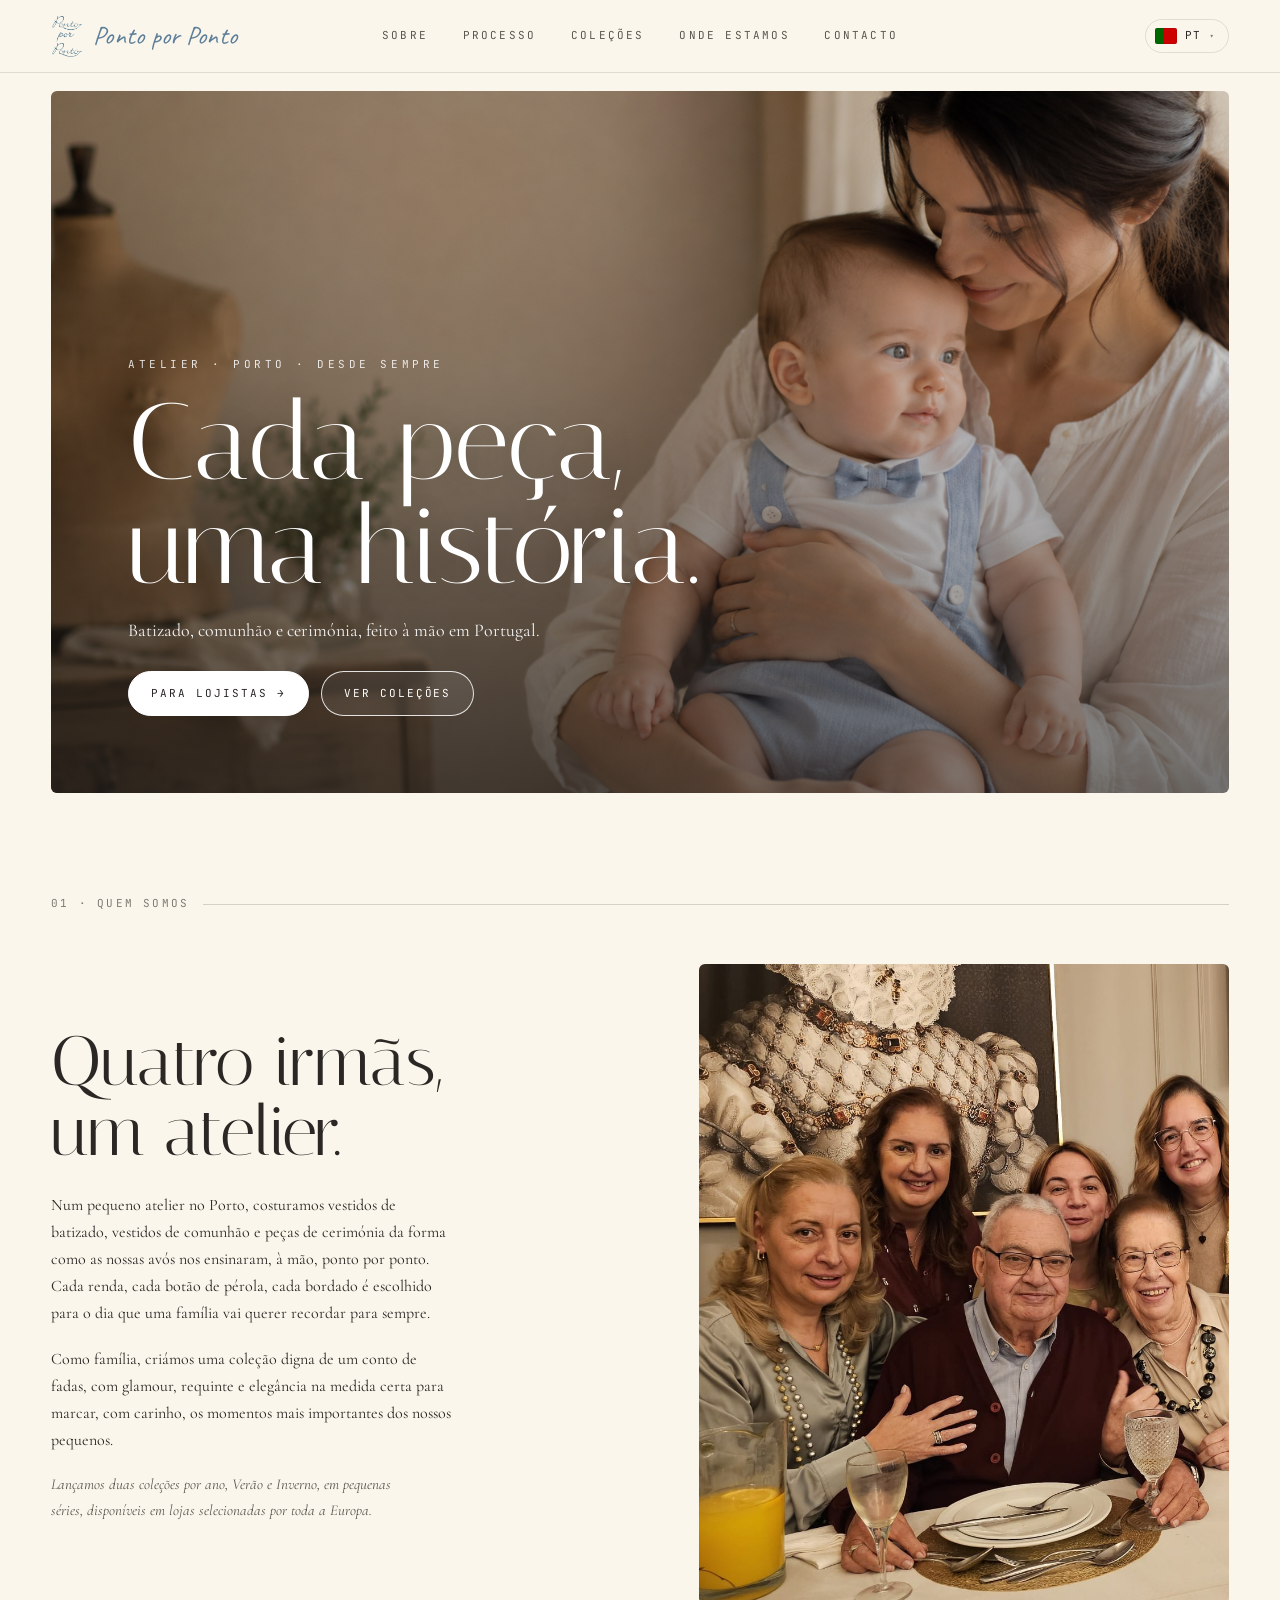
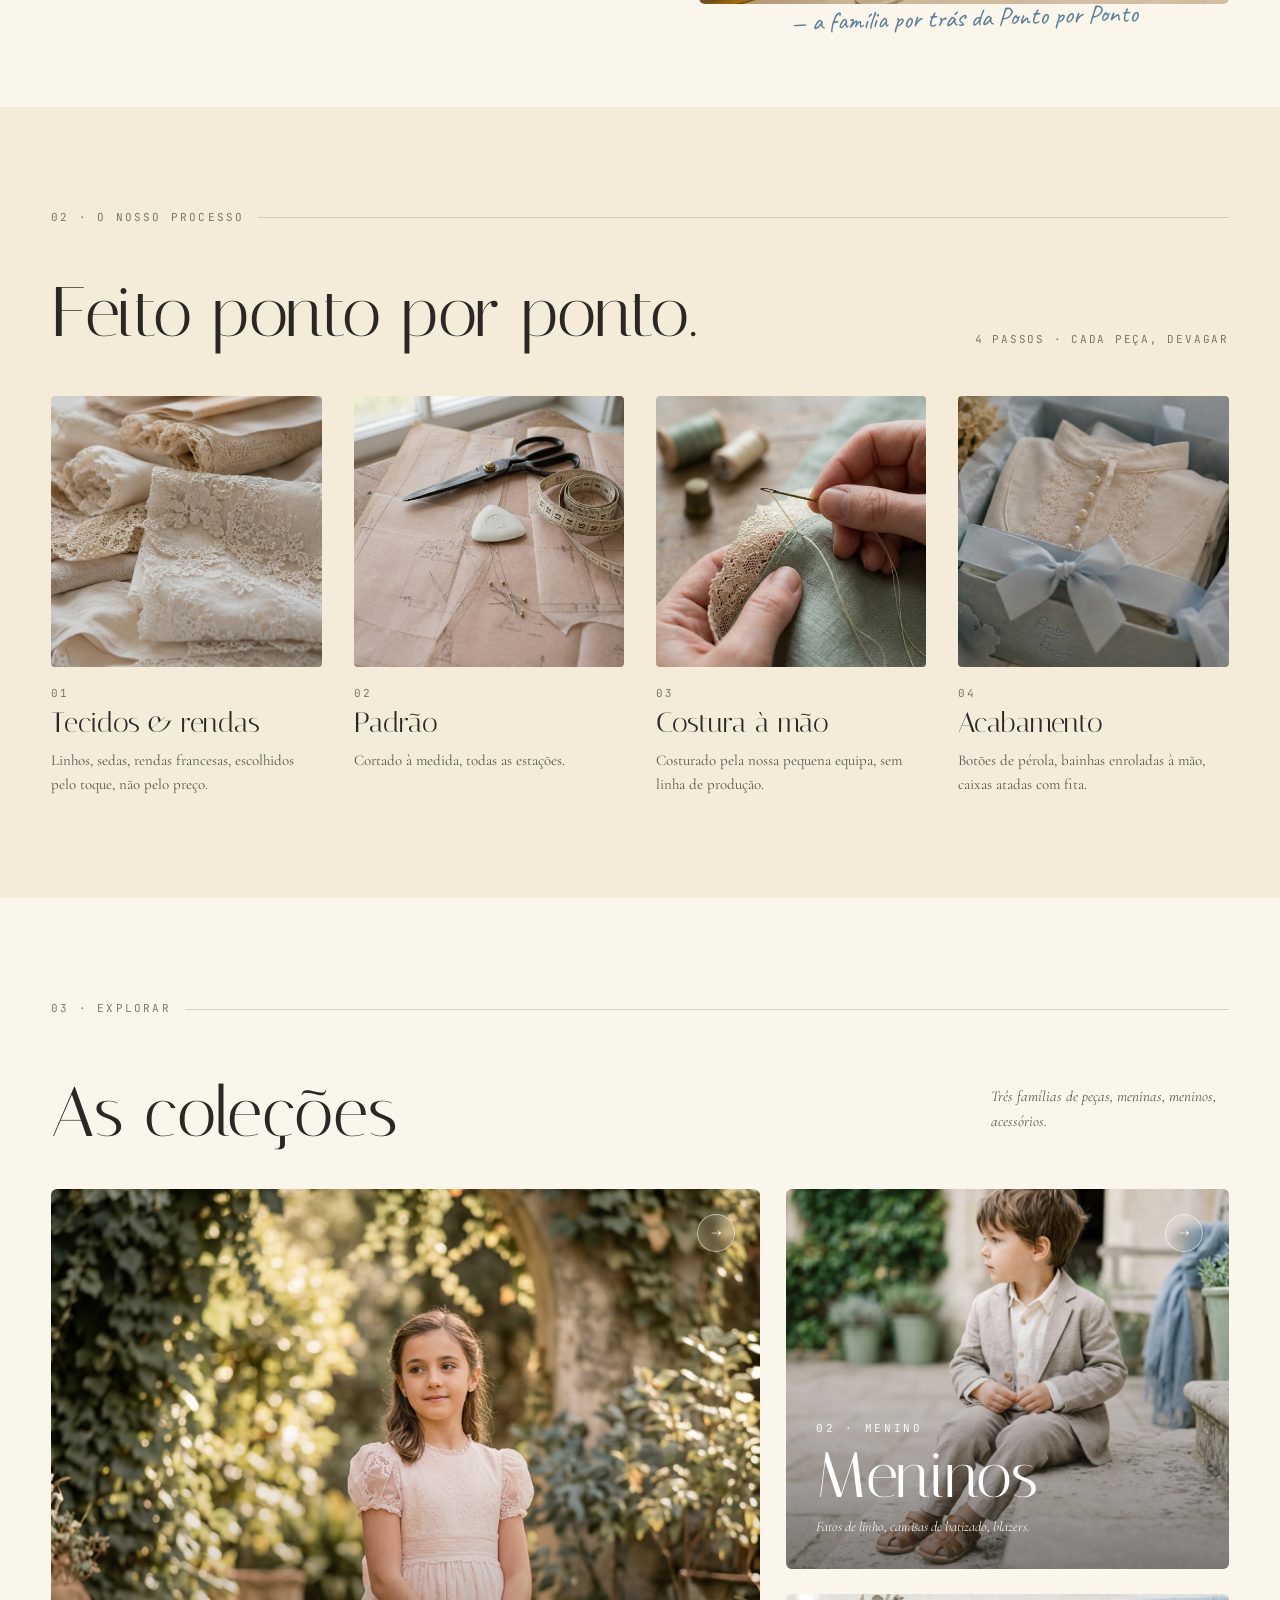
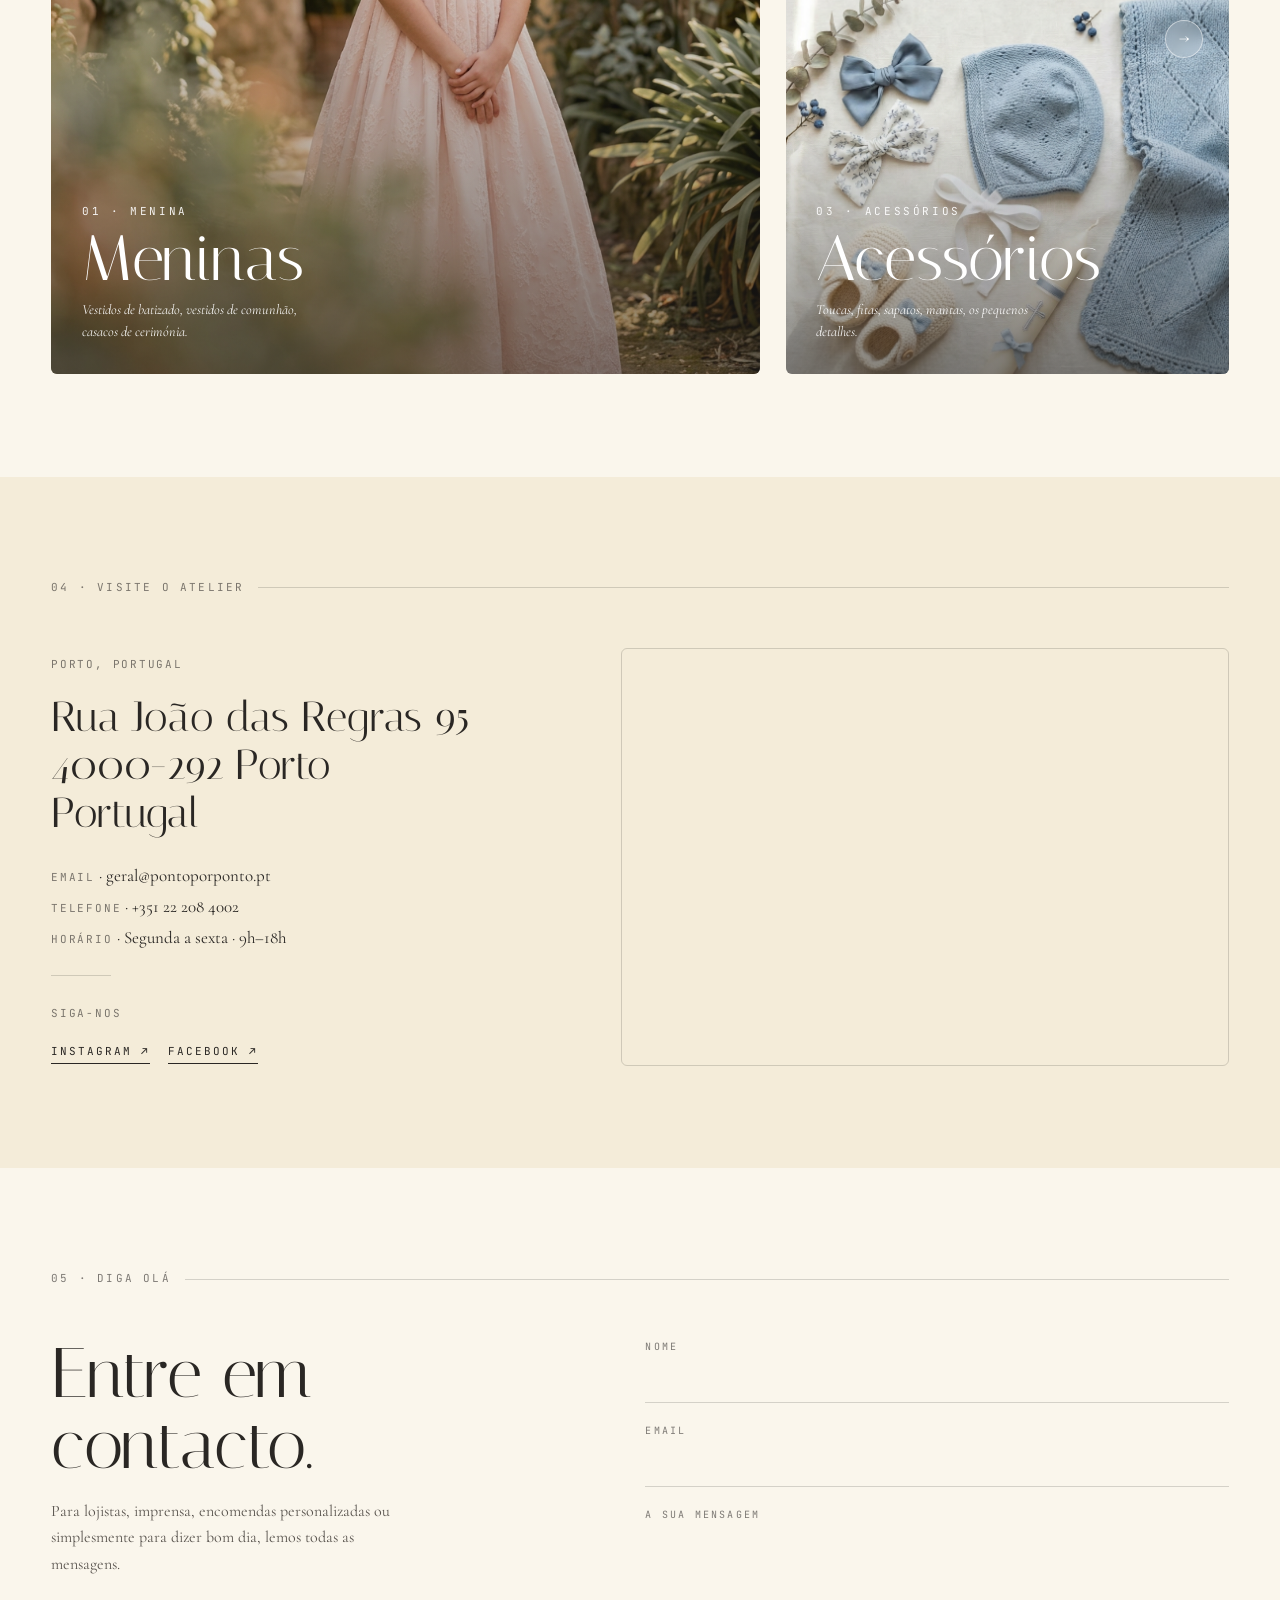
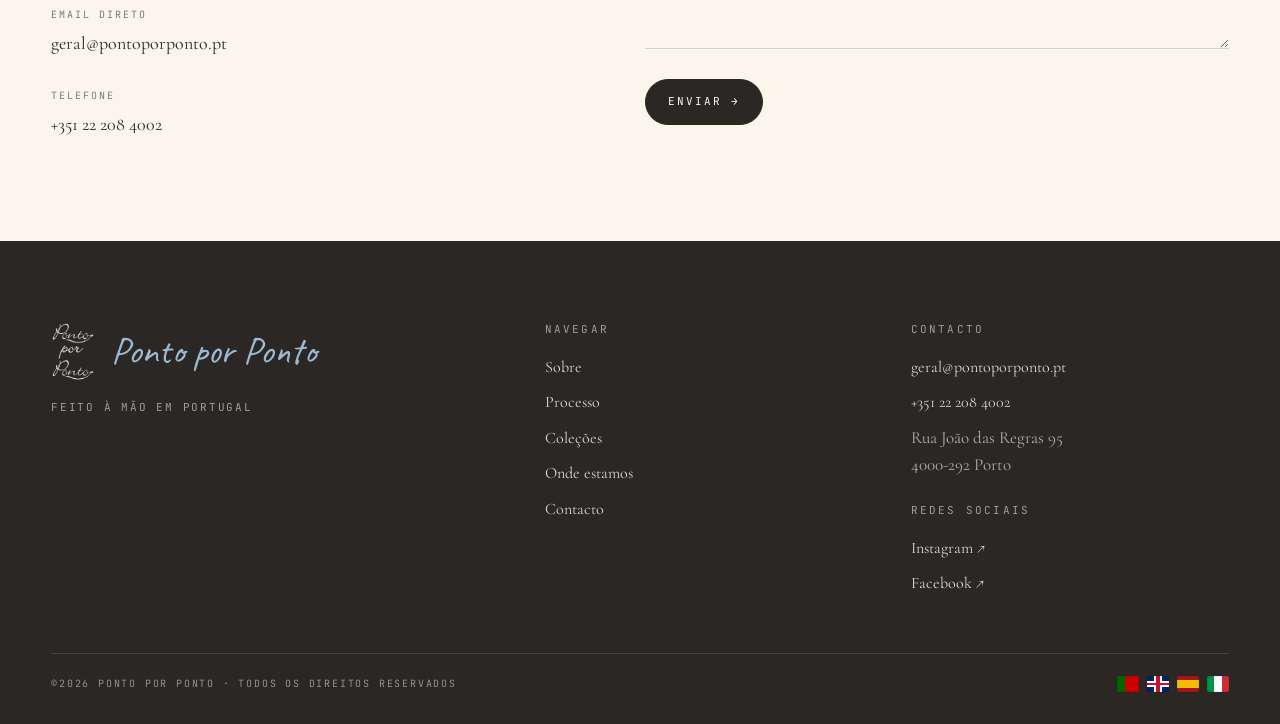
<file: index.html>
<!doctype html>
<html lang="pt">
<head>
  <meta charset="utf-8" />
  <title>Ponto por Ponto · Atelier de Cerimónia · Porto</title>
  <meta name="viewport" content="width=device-width,initial-scale=1" />
  <meta name="description" content="Ponto por Ponto, atelier de batizado, comunhão e cerimónia no Porto. Peças feitas à mão em Portugal, por quatro irmãs." />

  <link rel="preconnect" href="https://fonts.googleapis.com" />
  <link rel="preconnect" href="https://fonts.gstatic.com" crossorigin />
  <link href="https://fonts.googleapis.com/css2?family=Italiana&family=Cormorant+Garamond:ital,wght@0,400;0,500;0,600;1,400;1,500&family=Caveat:wght@400;500;600&family=JetBrains+Mono:wght@400;500&display=swap" rel="stylesheet" />

  <link rel="icon" href="assets/logo.png" />
  <link rel="stylesheet" href="styles.css" />

  <script>
    window.TWEAK_DEFAULTS = { "palette": "heirloom" };
  </script>
  <script src="tweaks.js"></script>
</head>
<body>

  <!-- ============== NAV ============== -->
  <header class="nav">
    <a href="#top" class="nav-brand" aria-label="Ponto por Ponto">
      <img src="assets/logo.png" alt="" class="nav-logo" />
      <span class="nav-wordmark">Ponto por Ponto</span>
    </a>
    <div class="nav-right">
      <div class="nav-lang">
        <button class="lang-btn" aria-haspopup="menu" aria-label="Language">
          <span class="flag flag-pt"></span>
          <span class="lang-code">PT</span>
          <span class="chev">▾</span>
        </button>
        <div class="lang-menu" role="menu"></div>
      </div>
      <button class="nav-burger" aria-expanded="false" aria-label="Menu">
        <span></span>
      </button>
    </div>
  </header>
  <nav class="nav-links" aria-label="Primary">
    <a href="#sobre" data-i18n="nav.about">Sobre</a>
    <a href="#processo" data-i18n="nav.process">Processo</a>
    <a href="#colecoes" data-i18n="nav.collections">Coleções</a>
    <a href="#onde" data-i18n="nav.stockists">Onde estamos</a>
    <a href="#contacto" data-i18n="nav.contact">Contacto</a>
  </nav>

  <main id="top">

    <!-- ============== HERO ============== -->
    <section class="hero">
      <div class="hero-frame">
        <div class="hero-media"></div>
        <div class="hero-overlay">
          <div class="hero-tag" data-i18n="hero.tag">Atelier · Porto · desde sempre</div>
          <h1 class="hero-title" data-i18n-html="hero.title">Cada peça,<br/>uma história.</h1>
          <p class="hero-sub" data-i18n="hero.sub">Batizado, comunhão e cerimónia, feito à mão em Portugal.</p>
          <div class="hero-cta">
            <a href="#contacto" class="btn btn-solid-light" data-i18n="hero.cta1">Para lojistas →</a>
            <a href="#colecoes" class="btn btn-light" data-i18n="hero.cta2">Ver coleções</a>
          </div>
        </div>
      </div>
    </section>

    <!-- ============== ABOUT ============== -->
    <section id="sobre" class="section">
      <div class="section-rule">
        <span class="num">01 · <span data-i18n="about.eyebrow">Quem somos</span></span>
        <span class="line"></span>
      </div>
      <div class="about">
        <div class="about-text">
          <h2 class="display h-2" data-i18n-html="about.title">
            Quatro irmãs,<br/>um atelier.
          </h2>
          <p data-i18n="about.p1">
            Num pequeno atelier no Porto, costuramos vestidos de batizado, vestidos de comunhão e peças de cerimónia da forma como as nossas avós nos ensinaram, à mão, ponto por ponto.
          </p>
          <p data-i18n="about.p2">
            Como família, criámos uma coleção digna de um conto de fadas, com glamour, requinte e elegância na medida certa para marcar, com carinho, os momentos mais importantes dos nossos pequenos.
          </p>
          <p class="muted" data-i18n="about.p3">
            Lançamos duas coleções por ano, Verão e Inverno, em pequenas séries, disponíveis em lojas selecionadas por toda a Europa.
          </p>
        </div>
        <div class="about-photo-frame">
          <img src="assets/family.jpeg" alt="" class="about-photo" />
          <div class="about-caption" data-i18n="about.caption">
            — a família por trás da Ponto por Ponto
          </div>
        </div>
      </div>
    </section>

    <!-- ============== PROCESS ============== -->
    <section id="processo" class="process">
      <div class="process-inner">
        <div class="section-rule">
          <span class="num">02 · <span data-i18n="process.eyebrow">O nosso processo</span></span>
          <span class="line"></span>
        </div>
        <div class="process-head">
          <h2 class="display h-2" data-i18n="process.title">Feito ponto por ponto.</h2>
          <span class="tag" data-i18n="process.note">4 passos · cada peça, devagar</span>
        </div>
        <div class="process-grid">
          <article class="process-card">
            <img class="card-img" src="assets/img-proc-1.png" alt="" loading="lazy" />
            <div class="step">01</div>
            <h3 data-i18n="process.s1.title">Tecidos & rendas</h3>
            <p data-i18n="process.s1.desc">Linhos, sedas, rendas francesas, escolhidos pelo toque, não pelo preço.</p>
          </article>
          <article class="process-card">
            <img class="card-img" src="assets/img-proc-2.png" alt="" loading="lazy" />
            <div class="step">02</div>
            <h3 data-i18n="process.s2.title">Padrão</h3>
            <p data-i18n="process.s2.desc">Cortado à medida.</p>
          </article>
          <article class="process-card">
            <img class="card-img" src="assets/img-proc-3.png" alt="" loading="lazy" />
            <div class="step">03</div>
            <h3 data-i18n="process.s3.title">Costura à mão</h3>
            <p data-i18n="process.s3.desc">Costurado pela nossa pequena equipa, sem linha de produção.</p>
          </article>
          <article class="process-card">
            <img class="card-img" src="assets/img-proc-4.png" alt="" loading="lazy" />
            <div class="step">04</div>
            <h3 data-i18n="process.s4.title">Acabamento</h3>
            <p data-i18n="process.s4.desc">Botões de pérola, bainhas enroladas à mão, caixas atadas com fita.</p>
          </article>
        </div>
      </div>
    </section>

    <!-- ============== COLLECTIONS ============== -->
    <section id="colecoes" class="section">
      <div class="section-rule">
        <span class="num">03 · <span data-i18n="col.eyebrow">Explorar</span></span>
        <span class="line"></span>
      </div>
      <div class="collections-head">
        <h2 class="display h-2" data-i18n="col.title">As coleções</h2>
        <p class="body-sm italic" data-i18n="col.note" style="max-width:34ch;">
          Três famílias de peças, meninas, meninos, acessórios.
        </p>
      </div>
      <div class="collections-grid">
        <a href="gallery-girl.html" class="col-card col-girl">
          <img class="col-bg" src="assets/img-col-girl.png" alt="" loading="lazy" />
          <span class="col-arrow" aria-hidden="true">→</span>
          <div class="col-eyebrow" data-i18n="col.girl.kicker">01 · Menina</div>
          <h3 data-i18n="col.girl.title">Meninas</h3>
          <p class="col-sub" data-i18n="col.girl.sub">Vestidos de batizado, vestidos de comunhão, casacos de cerimónia.</p>
        </a>
        <a href="gallery-boy.html" class="col-card col-boy">
          <img class="col-bg" src="assets/img-col-boy.png" alt="" loading="lazy" />
          <span class="col-arrow" aria-hidden="true">→</span>
          <div class="col-eyebrow" data-i18n="col.boy.kicker">02 · Menino</div>
          <h3 data-i18n="col.boy.title">Meninos</h3>
          <p class="col-sub" data-i18n="col.boy.sub">Fatos de linho, camisas de batizado, blazers.</p>
        </a>
        <a href="gallery-accessories.html" class="col-card col-acc">
          <img class="col-bg" src="assets/img-col-acc.png" alt="" loading="lazy" />
          <span class="col-arrow" aria-hidden="true">→</span>
          <div class="col-eyebrow" data-i18n="col.acc.kicker">03 · Acessórios</div>
          <h3 data-i18n="col.acc.title">Acessórios</h3>
          <p class="col-sub" data-i18n="col.acc.sub">Toucas, fitas, sapatos, mantas, os pequenos detalhes.</p>
        </a>
      </div>
    </section>

    <!-- ============== STOCKISTS / VISIT ============== -->
    <section id="onde" class="stockists">
      <div class="section" style="padding-top: 0; padding-bottom: 0; max-width: var(--maxw); margin: 0 auto;">
        <div class="section-rule">
          <span class="num">04 · <span data-i18n="stk.eyebrow">Visite o atelier</span></span>
          <span class="line"></span>
        </div>
        <div class="stockists-inner">
          <div class="stockists-info">
            <span class="tag">Porto, Portugal</span>
            <div class="address display" data-i18n-html="stk.address">
              Rua João das Regras 95<br/>4000-292 Porto<br/>Portugal
            </div>
            <div class="contact-row">
              <span class="tag" data-i18n="stk.email.label">Email</span> · geral@pontoporponto.pt<br/>
              <span class="tag" data-i18n="stk.phone.label">Telefone</span> · +351 22 208 4002<br/>
              <span class="tag" data-i18n="stk.hours.label">Horário</span> · <span data-i18n="stk.hours.val">Segunda a sexta · 9h–18h</span>
            </div>
            <div class="divider"></div>
            <span class="tag" data-i18n="stk.socials">Siga-nos</span>
            <div class="socials">
              <a href="https://www.instagram.com/pontoporpontolda/" target="_blank" rel="noopener">Instagram ↗</a>
              <a href="https://www.facebook.com/profile.php?id=100057819002951" target="_blank" rel="noopener">Facebook ↗</a>
            </div>
          </div>
          <div class="stockists-map">
            <iframe
              src="https://maps.google.com/maps?q=Rua+Jo%C3%A3o+das+Regras+95,+4000-292+Porto,+Portugal&t=&z=16&ie=UTF8&iwloc=&output=embed"
              width="100%"
              height="100%"
              style="border:0;"
              allowfullscreen=""
              loading="lazy"
              referrerpolicy="no-referrer-when-downgrade"
              title="Ponto por Ponto — Rua João das Regras 95, Porto"
            ></iframe>
          </div>
        </div>
      </div>
    </section>

    <!-- ============== CONTACT ============== -->
    <section id="contacto" class="section">
      <div class="section-rule">
        <span class="num">05 · <span data-i18n="cnt.eyebrow">Diga olá</span></span>
        <span class="line"></span>
      </div>
      <div class="contact-inner">
        <div class="contact-text">
          <h2 class="display h-2" data-i18n="cnt.title">Entre em contacto.</h2>
          <p data-i18n="cnt.lead">
            Para lojistas, imprensa, encomendas personalizadas ou simplesmente para dizer bom dia, lemos todas as mensagens.
          </p>
          <div class="quick">
            <span class="label" data-i18n="cnt.quick1.label">Email direto</span>
            <span class="val">geral@pontoporponto.pt</span>
          </div>
          <div class="quick">
            <span class="label" data-i18n="cnt.quick2.label">Telefone</span>
            <span class="val">+351 22 208 4002</span>
          </div>
        </div>
        <form class="contact-form" novalidate>
          <div class="field">
            <label for="f-name" data-i18n="cnt.f.name">Nome</label>
            <input id="f-name" name="name" type="text" required />
          </div>
          <div class="field">
            <label for="f-email" data-i18n="cnt.f.email">Email</label>
            <input id="f-email" name="email" type="email" required />
          </div>
          <div class="field">
            <label for="f-msg" data-i18n="cnt.f.msg">A sua mensagem</label>
            <textarea id="f-msg" name="message" rows="4" required></textarea>
          </div>
          <div class="submit-row">
            <button type="submit" class="btn btn-primary" data-i18n="cnt.submit">Enviar →</button>
            <span class="status" role="status" data-i18n="cnt.status">Obrigada, recebemos a sua mensagem.</span>
          </div>
        </form>
      </div>
    </section>

  </main>

  <!-- ============== FOOTER ============== -->
  <footer class="footer">
    <div class="footer-inner">
      <div>
        <div class="footer-brand">
          <img src="assets/logo.png" alt="" class="footer-logo" />
          <span class="footer-wordmark">Ponto por Ponto</span>
        </div>
        <div class="tag" style="color:rgba(255,255,255,0.55);" data-i18n="ftr.tag">
          Feito à mão em Portugal
        </div>
      </div>
      <div class="col">
        <h4 data-i18n="ftr.nav">Navegar</h4>
        <ul>
          <li><a href="#sobre" data-i18n="nav.about">Sobre</a></li>
          <li><a href="#processo" data-i18n="nav.process">Processo</a></li>
          <li><a href="#colecoes" data-i18n="nav.collections">Coleções</a></li>
          <li><a href="#onde" data-i18n="nav.stockists">Onde estamos</a></li>
          <li><a href="#contacto" data-i18n="nav.contact">Contacto</a></li>
        </ul>
      </div>
      <div class="col">
        <h4 data-i18n="ftr.contact">Contacto</h4>
        <ul>
          <li><a href="mailto:geral@pontoporponto.pt">geral@pontoporponto.pt</a></li>
          <li><a href="tel:+351222084002">+351 22 208 4002</a></li>
          <li style="opacity:0.65;">Rua João das Regras 95<br/>4000-292 Porto</li>
        </ul>
        <h4 style="margin-top:24px;" data-i18n="ftr.social">Redes sociais</h4>
        <ul>
          <li><a href="https://www.instagram.com/pontoporpontolda/" target="_blank" rel="noopener">Instagram ↗</a></li>
          <li><a href="https://www.facebook.com/profile.php?id=100057819002951" target="_blank" rel="noopener">Facebook ↗</a></li>
        </ul>
      </div>
    </div>
    <div class="footer-bar">
      <span data-i18n="ftr.rights">©2026 Ponto por Ponto · Todos os direitos reservados</span>
      <div class="footer-flags">
        <span class="flag flag-pt"></span>
        <span class="flag flag-en"></span>
        <span class="flag flag-es"></span>
        <span class="flag flag-it"></span>
      </div>
    </div>
  </footer>

  <script src="site.js"></script>
</body>
</html>
</file>
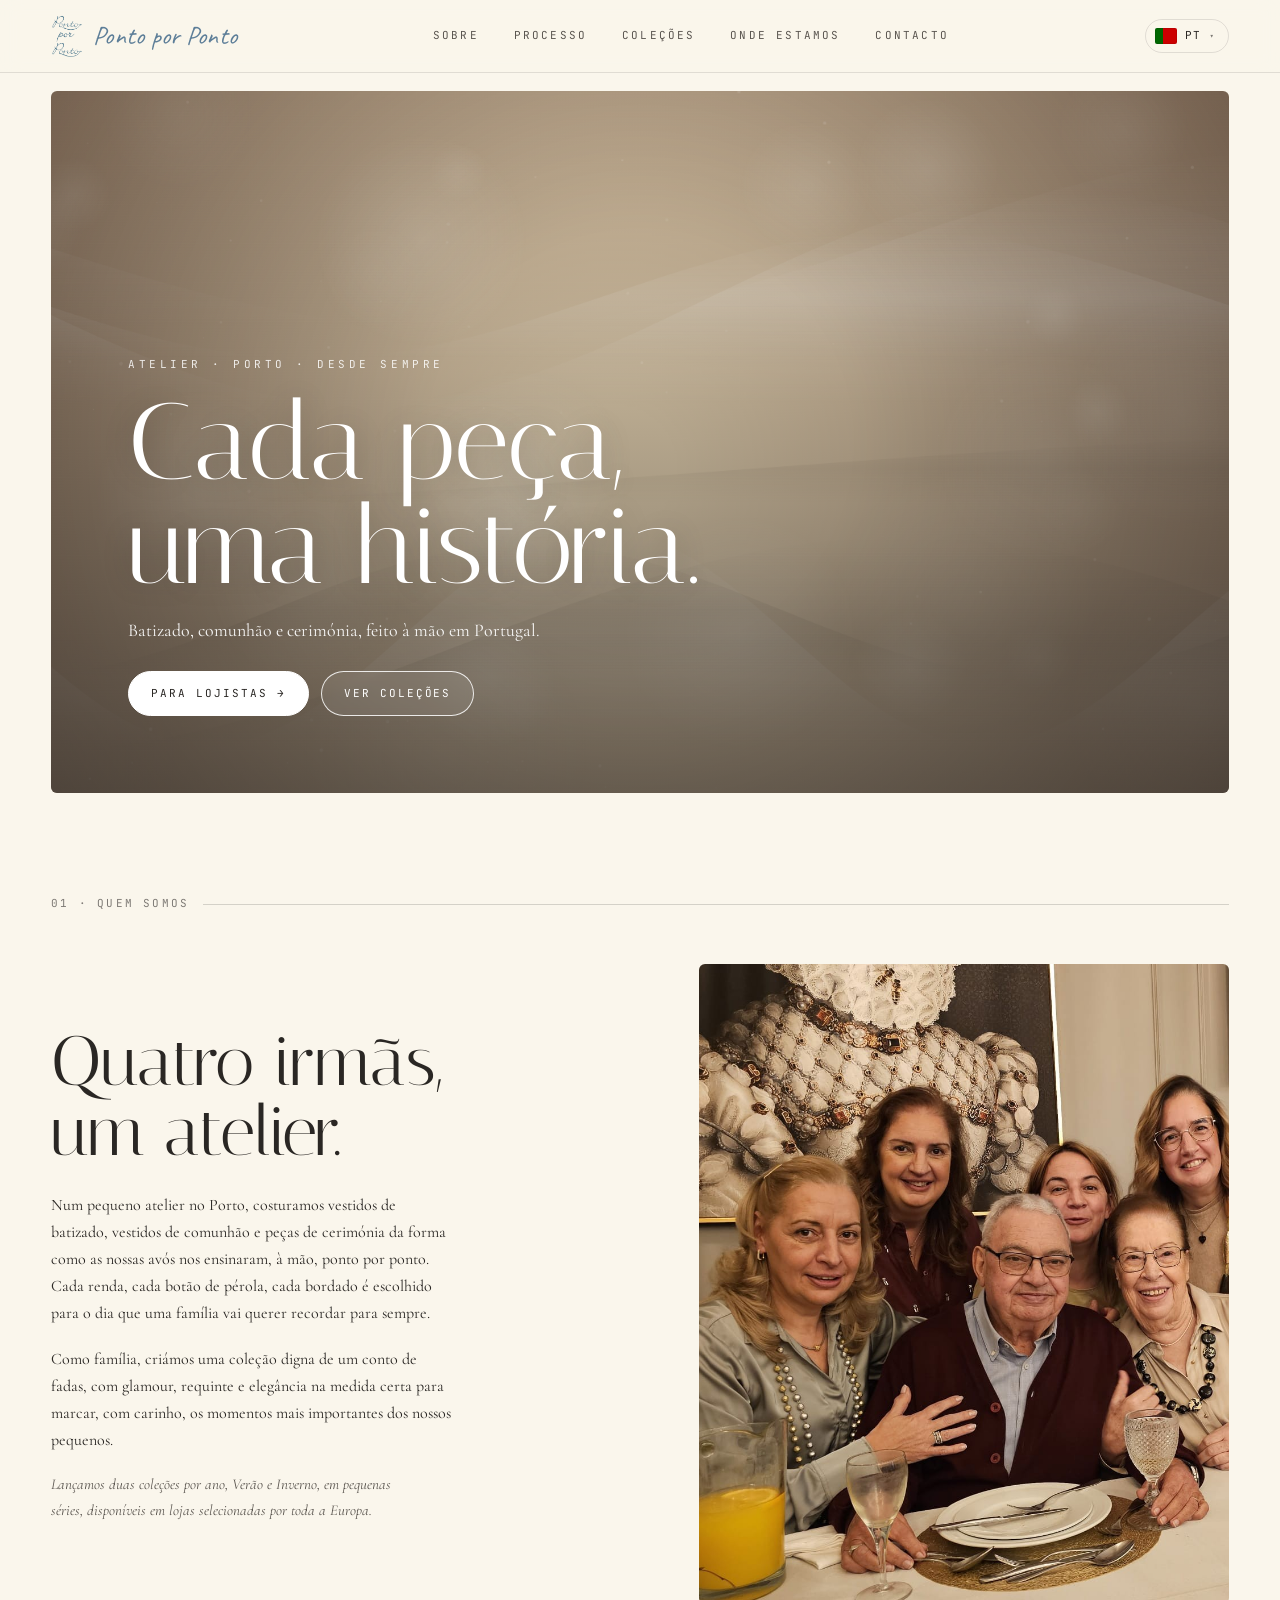
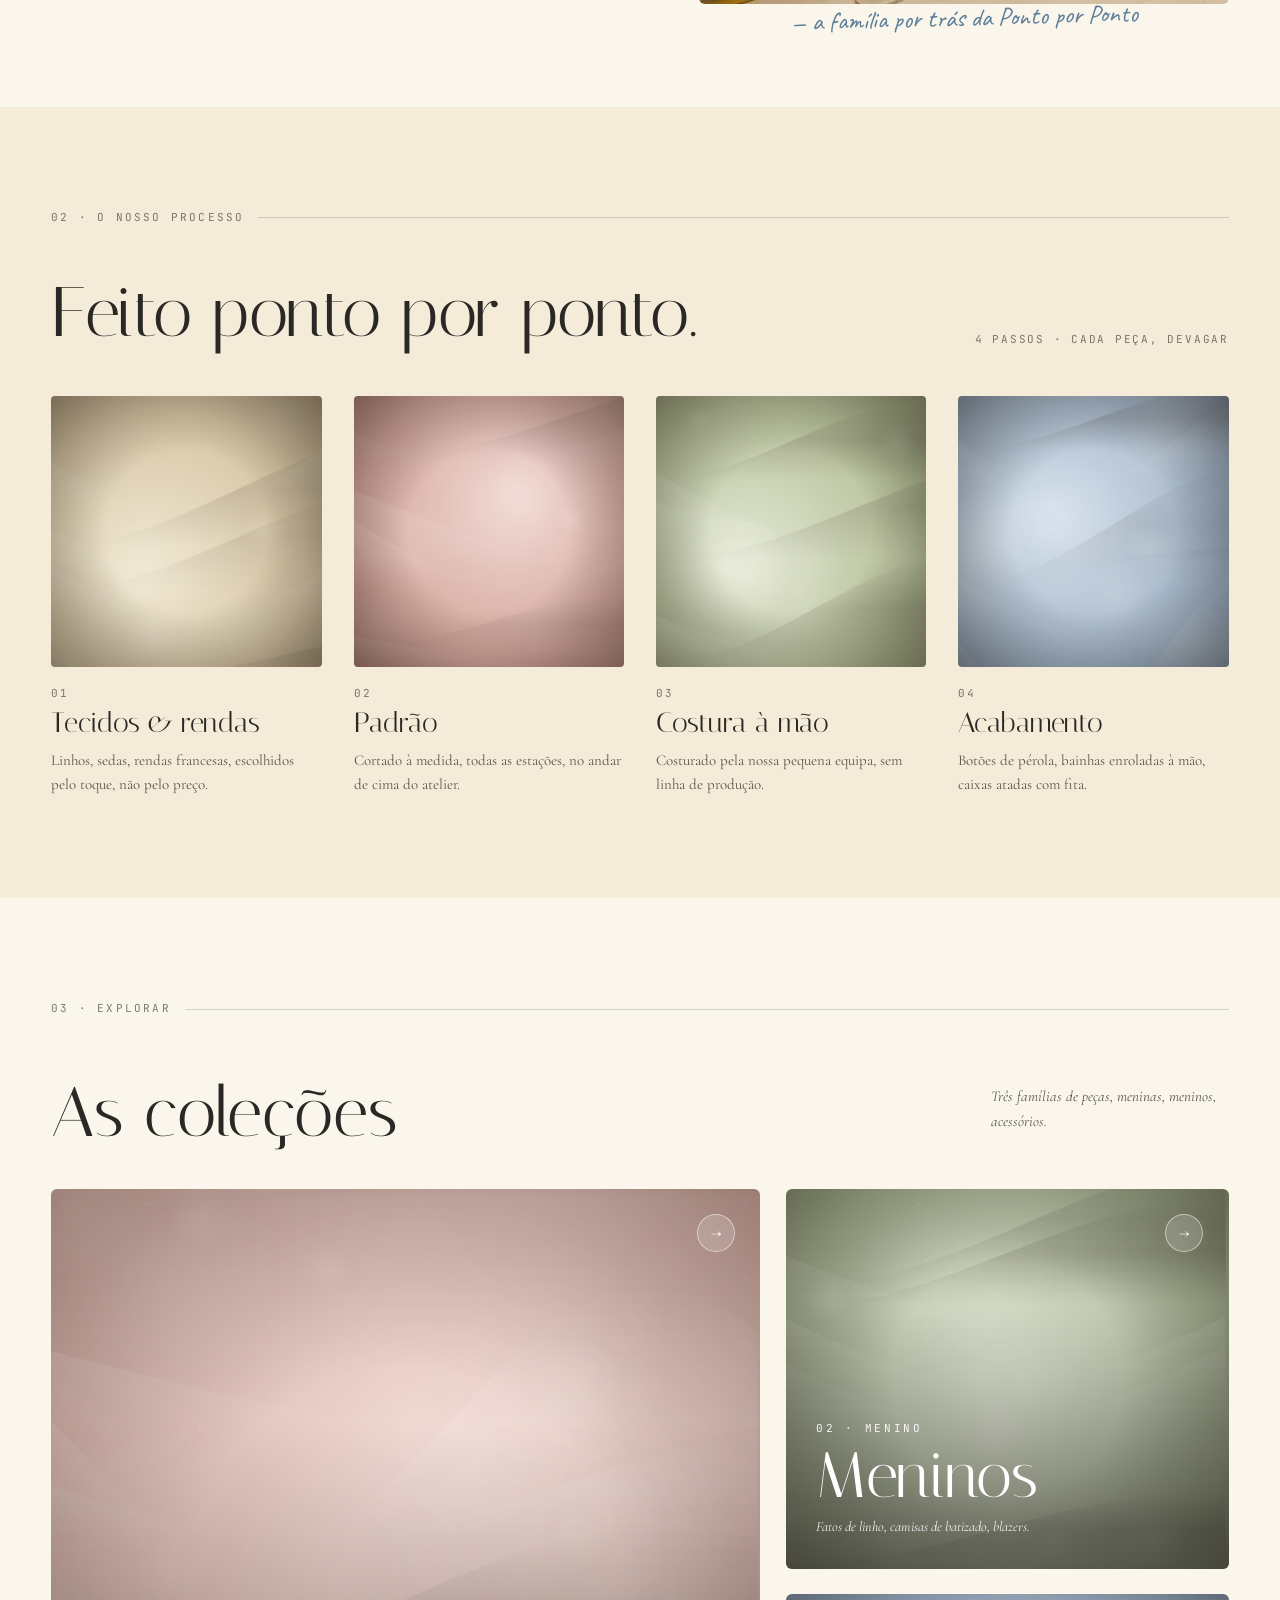
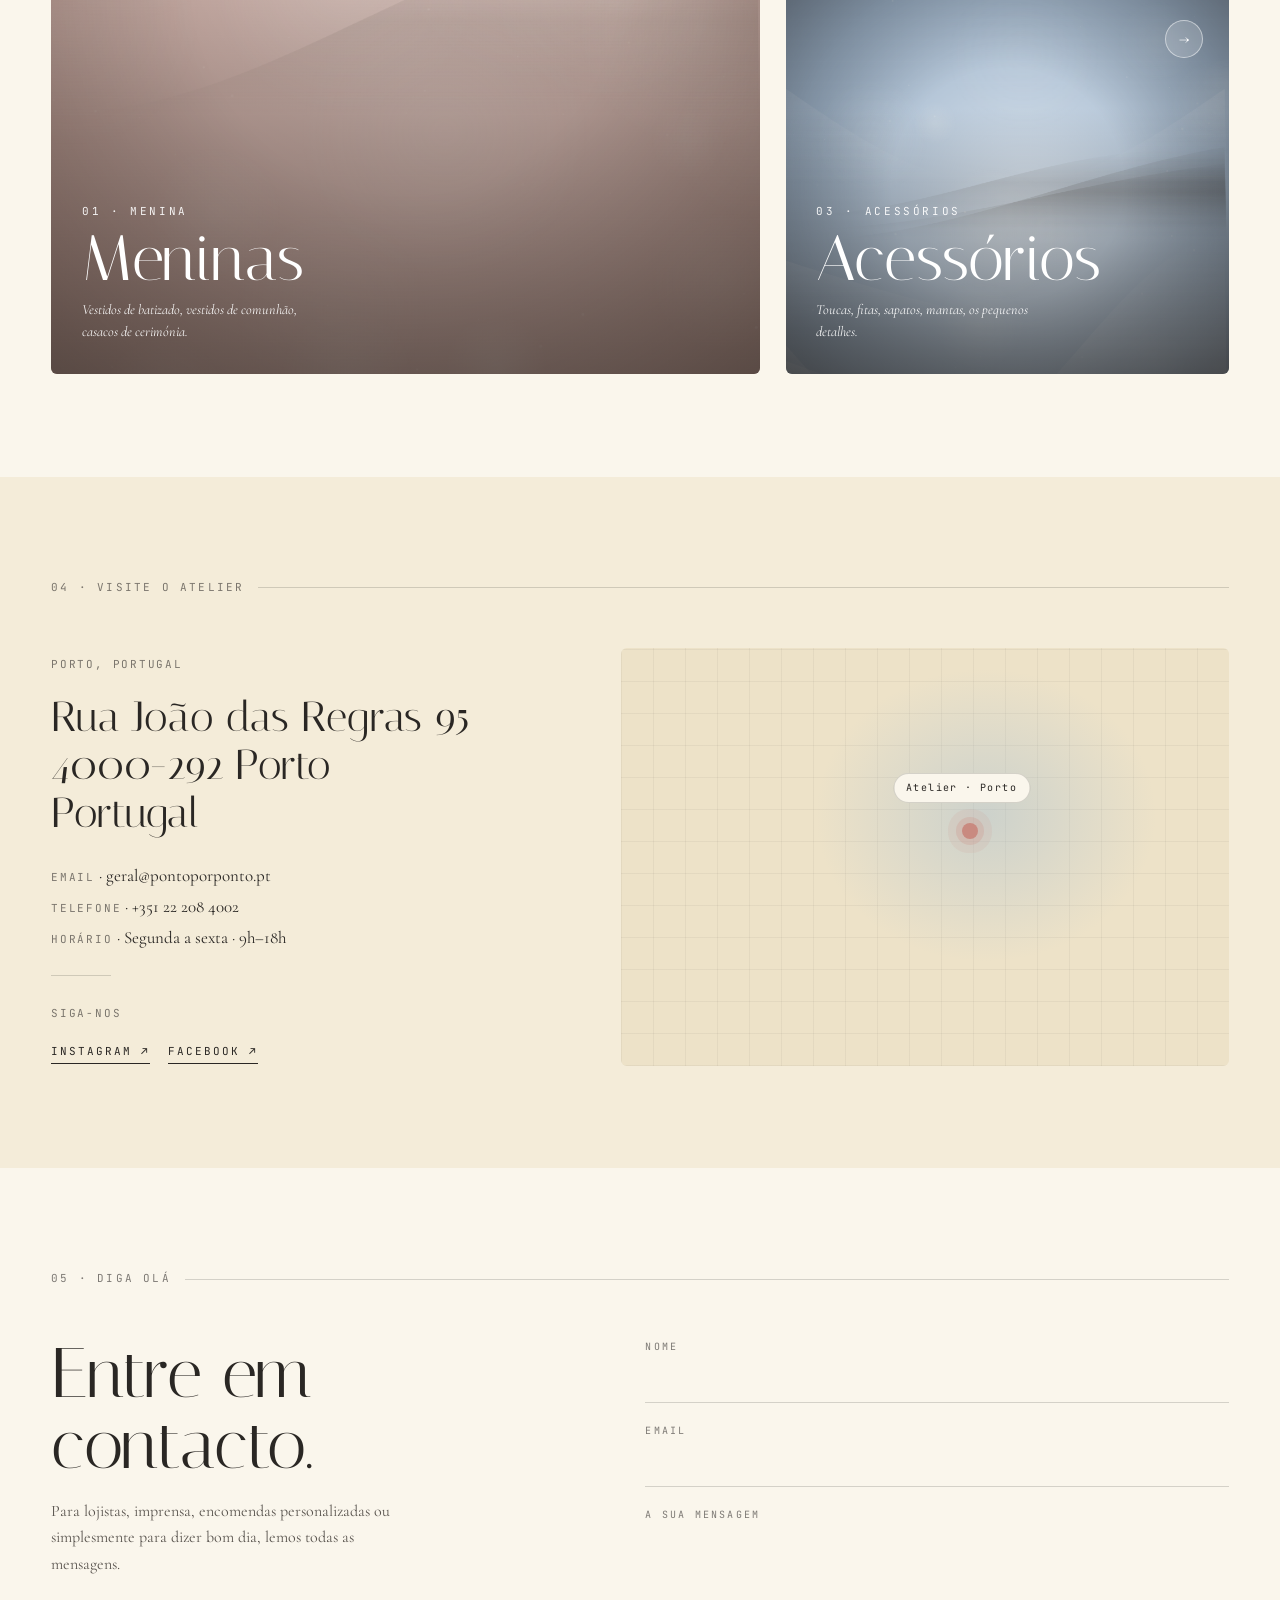
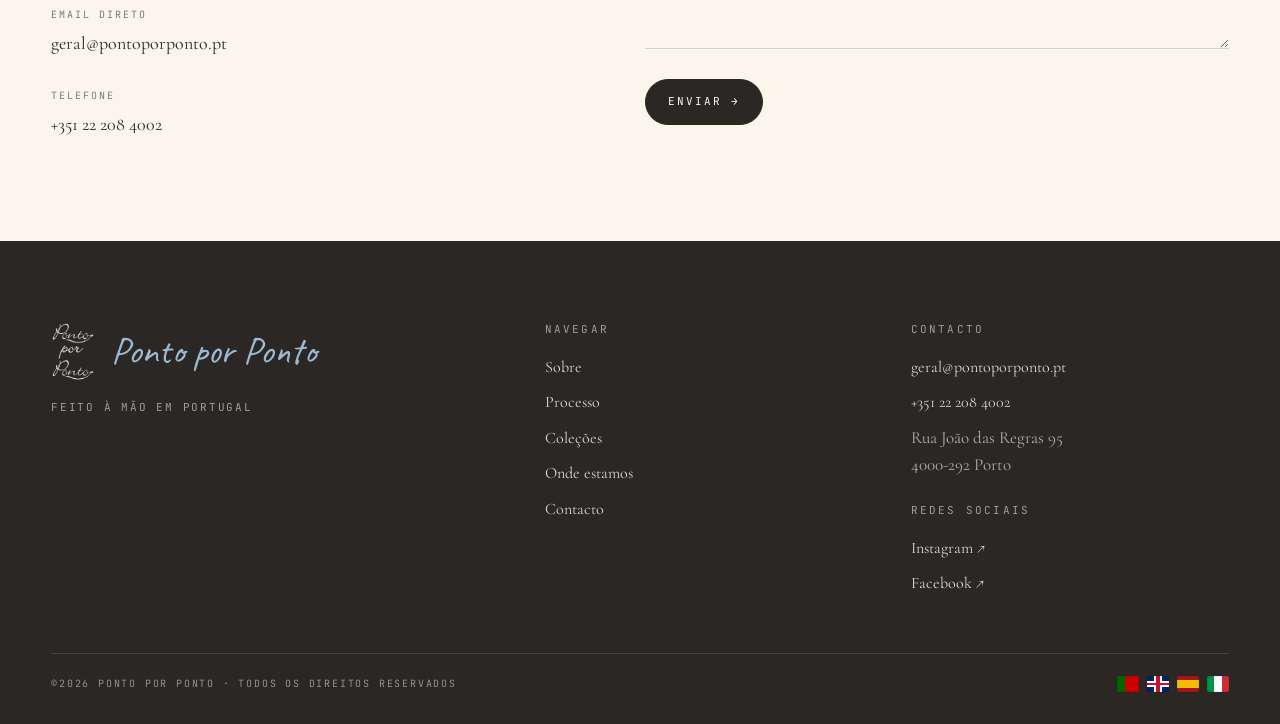
<file: design_extract/pontoporponto/project/Site.html>
<!doctype html>
<html lang="pt">
<head>
  <meta charset="utf-8" />
  <title>Ponto por Ponto · Atelier de Cerimónia · Porto</title>
  <meta name="viewport" content="width=device-width,initial-scale=1" />
  <meta name="description" content="Ponto por Ponto, atelier de batizado, comunhão e cerimónia no Porto. Peças feitas à mão em Portugal, por quatro irmãs." />

  <link rel="preconnect" href="https://fonts.googleapis.com" />
  <link rel="preconnect" href="https://fonts.gstatic.com" crossorigin />
  <link href="https://fonts.googleapis.com/css2?family=Italiana&family=Cormorant+Garamond:ital,wght@0,400;0,500;0,600;1,400;1,500&family=Caveat:wght@400;500;600&family=JetBrains+Mono:wght@400;500&display=swap" rel="stylesheet" />

  <link rel="icon" href="assets/logo.png" />
  <link rel="stylesheet" href="styles.css" />

  <script>
    window.TWEAK_DEFAULTS = /*EDITMODE-BEGIN*/{
      "palette": "heirloom"
    }/*EDITMODE-END*/;
  </script>
  <script src="tweaks.js"></script>
</head>
<body>

  <!-- ============== NAV ============== -->
  <header class="nav">
    <a href="#top" class="nav-brand" aria-label="Ponto por Ponto">
      <img src="assets/logo.png" alt="" class="nav-logo" />
      <span class="nav-wordmark">Ponto por Ponto</span>
    </a>
    <nav class="nav-links" aria-label="Primary">
      <a href="#sobre" data-i18n="nav.about">Sobre</a>
      <a href="#processo" data-i18n="nav.process">Processo</a>
      <a href="#colecoes" data-i18n="nav.collections">Coleções</a>
      <a href="#onde" data-i18n="nav.stockists">Onde estamos</a>
      <a href="#contacto" data-i18n="nav.contact">Contacto</a>
    </nav>
    <div class="nav-right">
      <div class="nav-lang">
        <button class="lang-btn" aria-haspopup="menu" aria-label="Language">
          <span class="flag flag-pt"></span>
          <span class="lang-code">PT</span>
          <span class="chev">▾</span>
        </button>
        <div class="lang-menu" role="menu"></div>
      </div>
      <button class="nav-burger" aria-expanded="false" aria-label="Menu">
        <span></span>
      </button>
    </div>
  </header>

  <main id="top">

    <!-- ============== HERO ============== -->
    <section class="hero">
      <div class="hero-frame">
        <div class="hero-media"></div>
        <div class="hero-overlay">
          <div class="hero-tag" data-i18n="hero.tag">Atelier · Porto · desde sempre</div>
          <h1 class="hero-title" data-i18n-html="hero.title">Cada peça,<br/>uma história.</h1>
          <p class="hero-sub" data-i18n="hero.sub">Batizado, comunhão e cerimónia, feito à mão em Portugal.</p>
          <div class="hero-cta">
            <a href="#contacto" class="btn btn-solid-light" data-i18n="hero.cta1">Para lojistas →</a>
            <a href="#colecoes" class="btn btn-light" data-i18n="hero.cta2">Ver coleções</a>
          </div>
        </div>
      </div>
    </section>

    <!-- ============== ABOUT ============== -->
    <section id="sobre" class="section">
      <div class="section-rule">
        <span class="num">01 · <span data-i18n="about.eyebrow">Quem somos</span></span>
        <span class="line"></span>
      </div>
      <div class="about">
        <div class="about-text">
          <h2 class="display h-2" data-i18n-html="about.title">
            Quatro irmãs,<br/>um atelier.
          </h2>
          <p data-i18n="about.p1">
            Num pequeno atelier no Porto, costuramos vestidos de batizado, vestidos de comunhão e peças de cerimónia da forma como as nossas avós nos ensinaram, à mão, ponto por ponto.
          </p>
          <p data-i18n="about.p2">
            Como família, criámos uma coleção digna de um conto de fadas, com glamour, requinte e elegância na medida certa para marcar, com carinho, os momentos mais importantes dos nossos pequenos.
          </p>
          <p class="muted" data-i18n="about.p3">
            Lançamos duas coleções por ano, Verão e Inverno, em pequenas séries, disponíveis em lojas selecionadas por toda a Europa.
          </p>
        </div>
        <div class="about-photo-frame">
          <img src="assets/family.jpeg" alt="" class="about-photo" />
          <div class="about-caption" data-i18n="about.caption">
           , a família por trás da Ponto por Ponto
          </div>
        </div>
      </div>
    </section>

    <!-- ============== PROCESS ============== -->
    <section id="processo" class="process">
      <div class="process-inner">
        <div class="section-rule">
          <span class="num">02 · <span data-i18n="process.eyebrow">O nosso processo</span></span>
          <span class="line"></span>
        </div>
        <div class="process-head">
          <h2 class="display h-2" data-i18n="process.title">Feito ponto por ponto.</h2>
          <span class="tag" data-i18n="process.note">4 passos · cada peça, devagar</span>
        </div>
        <div class="process-grid">
          <article class="process-card">
            <img class="card-img" src="assets/img-proc-1.png" alt="" loading="lazy" />
            <div class="step">01</div>
            <h3 data-i18n="process.s1.title">Tecidos & rendas</h3>
            <p data-i18n="process.s1.desc">Linhos, sedas, rendas francesas, escolhidos pelo toque, não pelo preço.</p>
          </article>
          <article class="process-card">
            <img class="card-img" src="assets/img-proc-2.png" alt="" loading="lazy" />
            <div class="step">02</div>
            <h3 data-i18n="process.s2.title">Padrão</h3>
            <p data-i18n="process.s2.desc">Cortado à medida.</p>
          </article>
          <article class="process-card">
            <img class="card-img" src="assets/img-proc-3.png" alt="" loading="lazy" />
            <div class="step">03</div>
            <h3 data-i18n="process.s3.title">Costura à mão</h3>
            <p data-i18n="process.s3.desc">Costurado pela nossa pequena equipa, sem linha de produção.</p>
          </article>
          <article class="process-card">
            <img class="card-img" src="assets/img-proc-4.png" alt="" loading="lazy" />
            <div class="step">04</div>
            <h3 data-i18n="process.s4.title">Acabamento</h3>
            <p data-i18n="process.s4.desc">Botões de pérola, bainhas enroladas à mão, caixas atadas com fita.</p>
          </article>
        </div>
      </div>
    </section>

    <!-- ============== COLLECTIONS ============== -->
    <section id="colecoes" class="section">
      <div class="section-rule">
        <span class="num">03 · <span data-i18n="col.eyebrow">Explorar</span></span>
        <span class="line"></span>
      </div>
      <div class="collections-head">
        <h2 class="display h-2" data-i18n="col.title">As coleções</h2>
        <p class="body-sm italic" data-i18n="col.note" style="max-width:34ch;">
          Três famílias de peças, meninas, meninos, acessórios.
        </p>
      </div>
      <div class="collections-grid">
        <a href="#contacto" class="col-card col-girl">
          <img class="col-bg" src="assets/img-col-girl.png" alt="" loading="lazy" />
          <span class="col-arrow" aria-hidden="true">→</span>
          <div class="col-eyebrow" data-i18n="col.girl.kicker">01 · Menina</div>
          <h3 data-i18n="col.girl.title">Meninas</h3>
          <p class="col-sub" data-i18n="col.girl.sub">Vestidos de batizado, vestidos de comunhão, casacos de cerimónia.</p>
        </a>
        <a href="#contacto" class="col-card col-boy">
          <img class="col-bg" src="assets/img-col-boy.png" alt="" loading="lazy" />
          <span class="col-arrow" aria-hidden="true">→</span>
          <div class="col-eyebrow" data-i18n="col.boy.kicker">02 · Menino</div>
          <h3 data-i18n="col.boy.title">Meninos</h3>
          <p class="col-sub" data-i18n="col.boy.sub">Fatos de linho, camisas de batizado, blazers.</p>
        </a>
        <a href="#contacto" class="col-card col-acc">
          <img class="col-bg" src="assets/img-col-acc.png" alt="" loading="lazy" />
          <span class="col-arrow" aria-hidden="true">→</span>
          <div class="col-eyebrow" data-i18n="col.acc.kicker">03 · Acessórios</div>
          <h3 data-i18n="col.acc.title">Acessórios</h3>
          <p class="col-sub" data-i18n="col.acc.sub">Toucas, fitas, sapatos, mantas, os pequenos detalhes.</p>
        </a>
      </div>
    </section>

    <!-- ============== STOCKISTS / VISIT ============== -->
    <section id="onde" class="stockists">
      <div class="section" style="padding-top: 0; padding-bottom: 0; max-width: var(--maxw); margin: 0 auto;">
        <div class="section-rule">
          <span class="num">04 · <span data-i18n="stk.eyebrow">Visite o atelier</span></span>
          <span class="line"></span>
        </div>
        <div class="stockists-inner">
          <div class="stockists-info">
            <span class="tag">Porto, Portugal</span>
            <div class="address display" data-i18n-html="stk.address">
              Rua João das Regras 95<br/>4000-292 Porto<br/>Portugal
            </div>
            <div class="contact-row">
              <span class="tag" data-i18n="stk.email.label">Email</span> · geral@pontoporponto.pt<br/>
              <span class="tag" data-i18n="stk.phone.label">Telefone</span> · +351 22 208 4002<br/>
              <span class="tag" data-i18n="stk.hours.label">Horário</span> · <span data-i18n="stk.hours.val">Segunda a sexta · 9h–18h</span>
            </div>
            <div class="divider"></div>
            <span class="tag" data-i18n="stk.socials">Siga-nos</span>
            <div class="socials">
              <a href="https://instagram.com/" target="_blank" rel="noopener">Instagram ↗</a>
              <a href="https://facebook.com/" target="_blank" rel="noopener">Facebook ↗</a>
            </div>
          </div>
          <div class="stockists-map" aria-hidden="true">
            <div class="pin-label" data-i18n="stk.maplabel">Atelier · Porto</div>
            <div class="pin"></div>
          </div>
        </div>
      </div>
    </section>

    <!-- ============== CONTACT ============== -->
    <section id="contacto" class="section">
      <div class="section-rule">
        <span class="num">05 · <span data-i18n="cnt.eyebrow">Diga olá</span></span>
        <span class="line"></span>
      </div>
      <div class="contact-inner">
        <div class="contact-text">
          <h2 class="display h-2" data-i18n="cnt.title">Entre em contacto.</h2>
          <p data-i18n="cnt.lead">
            Para lojistas, imprensa, encomendas personalizadas ou simplesmente para dizer bom dia, lemos todas as mensagens.
          </p>
          <div class="quick">
            <span class="label" data-i18n="cnt.quick1.label">Email direto</span>
            <span class="val">geral@pontoporponto.pt</span>
          </div>
          <div class="quick">
            <span class="label" data-i18n="cnt.quick2.label">Telefone</span>
            <span class="val">+351 22 208 4002</span>
          </div>
        </div>
        <form class="contact-form" novalidate>
          <div class="field">
            <label for="f-name" data-i18n="cnt.f.name">Nome</label>
            <input id="f-name" name="name" type="text" required />
          </div>
          <div class="field">
            <label for="f-email" data-i18n="cnt.f.email">Email</label>
            <input id="f-email" name="email" type="email" required />
          </div>
          <div class="field">
            <label for="f-msg" data-i18n="cnt.f.msg">A sua mensagem</label>
            <textarea id="f-msg" name="message" rows="4" required></textarea>
          </div>
          <div class="submit-row">
            <button type="submit" class="btn btn-primary" data-i18n="cnt.submit">Enviar →</button>
            <span class="status" role="status" data-i18n="cnt.status">Obrigada, recebemos a sua mensagem.</span>
          </div>
        </form>
      </div>
    </section>

  </main>

  <!-- ============== FOOTER ============== -->
  <footer class="footer">
    <div class="footer-inner">
      <div>
        <div class="footer-brand">
          <img src="assets/logo.png" alt="" class="footer-logo" />
          <span class="footer-wordmark">Ponto por Ponto</span>
        </div>
        <div class="tag" style="color:rgba(255,255,255,0.55);" data-i18n="ftr.tag">
          Feito à mão em Portugal
        </div>
      </div>
      <div class="col">
        <h4 data-i18n="ftr.nav">Navegar</h4>
        <ul>
          <li><a href="#sobre" data-i18n="nav.about">Sobre</a></li>
          <li><a href="#processo" data-i18n="nav.process">Processo</a></li>
          <li><a href="#colecoes" data-i18n="nav.collections">Coleções</a></li>
          <li><a href="#onde" data-i18n="nav.stockists">Onde estamos</a></li>
          <li><a href="#contacto" data-i18n="nav.contact">Contacto</a></li>
        </ul>
      </div>
      <div class="col">
        <h4 data-i18n="ftr.contact">Contacto</h4>
        <ul>
          <li><a href="mailto:geral@pontoporponto.pt">geral@pontoporponto.pt</a></li>
          <li><a href="tel:+351222084002">+351 22 208 4002</a></li>
          <li style="opacity:0.65;">Rua João das Regras 95<br/>4000-292 Porto</li>
        </ul>
        <h4 style="margin-top:24px;" data-i18n="ftr.social">Redes sociais</h4>
        <ul>
          <li><a href="https://instagram.com/" target="_blank" rel="noopener">Instagram ↗</a></li>
          <li><a href="https://facebook.com/" target="_blank" rel="noopener">Facebook ↗</a></li>
        </ul>
      </div>
    </div>
    <div class="footer-bar">
      <span data-i18n="ftr.rights">©2026 Ponto por Ponto · Todos os direitos reservados</span>
      <div class="footer-flags">
        <span class="flag flag-pt"></span>
        <span class="flag flag-en"></span>
        <span class="flag flag-es"></span>
        <span class="flag flag-it"></span>
      </div>
    </div>
  </footer>

  <script src="site.js"></script>
</body>
</html>
</file>
<file: styles.css>
/* === Ponto por Ponto — main stylesheet === */

:root {
  --cream: #faf6ec;
  --cream-2: #f4ecd9;
  --cream-3: #ede2c8;
  --blue: #9cb9d1;
  --blue-deep: #5d7e98;
  --blush: #ecccc5;
  --blush-deep: #c98a80;
  --sage: #bcc6a8;
  --ink: #2a2724;
  --ink-soft: #5a554f;
  --pencil: rgba(42,39,36,0.6);
  --faint: rgba(42,39,36,0.12);
  --hair: rgba(42,39,36,0.18);

  --f-display: 'Italiana', 'Cormorant Garamond', serif;
  --f-body: 'Cormorant Garamond', 'Lora', Georgia, serif;
  --f-mono: 'JetBrains Mono', ui-monospace, monospace;
  --f-script: 'Caveat', cursive;

  --maxw: 1320px;
  --pad-x: clamp(20px, 4vw, 60px);
  --section-y: clamp(60px, 8vw, 110px);

  --transition: 220ms cubic-bezier(.2,.7,.3,1);
}

* { box-sizing: border-box; }
html, body { margin: 0; padding: 0; }
html { scroll-behavior: smooth; overflow-x: hidden; }
body {
  background: var(--cream);
  color: var(--ink);
  font-family: var(--f-body);
  font-size: 17px;
  line-height: 1.6;
  -webkit-font-smoothing: antialiased;
  text-rendering: optimizeLegibility;
}
img { display: block; max-width: 100%; }
a { color: inherit; text-decoration: none; }
button { font: inherit; cursor: pointer; }

/* ---------- typography helpers ---------- */
.tag {
  font-family: var(--f-mono);
  font-size: 11px;
  letter-spacing: 0.16em;
  text-transform: uppercase;
  color: var(--pencil);
}
.eyebrow {
  font-family: var(--f-mono);
  font-size: 11px;
  letter-spacing: 0.2em;
  text-transform: uppercase;
  color: var(--ink-soft);
}
.display {
  font-family: var(--f-display);
  font-weight: 400;
  line-height: 1.0;
  letter-spacing: -0.005em;
  margin: 0;
}
.h-1 { font-size: clamp(48px, 8vw, 116px); }
.h-2 { font-size: clamp(36px, 5.5vw, 72px); }
.h-3 { font-size: clamp(28px, 4vw, 48px); }
.h-4 { font-size: clamp(22px, 2.8vw, 32px); }
.lead {
  font-family: var(--f-body);
  font-size: clamp(17px, 1.4vw, 21px);
  line-height: 1.55;
  color: var(--ink);
}
.body-sm { font-size: 15px; line-height: 1.65; color: var(--ink-soft); }
.italic { font-style: italic; }

/* ---------- buttons ---------- */
.btn {
  display: inline-flex;
  align-items: center;
  gap: 8px;
  padding: 13px 22px;
  border-radius: 999px;
  font-family: var(--f-mono);
  font-size: 11px;
  letter-spacing: 0.18em;
  text-transform: uppercase;
  border: 1.5px solid var(--ink);
  transition: var(--transition);
  white-space: nowrap;
  cursor: pointer;
  background: transparent;
  color: var(--ink);
}
.btn-primary { background: var(--ink); color: var(--cream); }
.btn-primary:hover { background: var(--blue-deep); border-color: var(--blue-deep); }
.btn-ghost:hover { background: var(--ink); color: var(--cream); }
.btn-light {
  border-color: rgba(255,255,255,0.85);
  color: #fff;
  background: rgba(255,255,255,0.08);
  backdrop-filter: blur(4px);
}
.btn-light:hover { background: #fff; color: var(--ink); }
.btn-solid-light {
  background: #fff;
  color: var(--ink);
  border-color: #fff;
}
.btn-solid-light:hover { background: var(--cream-2); border-color: var(--cream-2); }

/* ---------- nav ---------- */
.nav {
  position: sticky;
  top: 0;
  z-index: 50;
  display: flex;
  align-items: center;
  justify-content: space-between;
  gap: 24px;
  padding: 14px var(--pad-x);
  background: rgba(250, 246, 236, 0.85);
  backdrop-filter: blur(10px);
  border-bottom: 1px solid var(--faint);
}

.nav-right {
  display: flex;
  align-items: center;
  gap: 10px;
  flex-shrink: 0;
}

/* On desktop, float nav-links up into the nav bar */
@media (min-width: 881px) {
  .nav-links {
    position: fixed;
    top: 0;
    left: 50%;
    transform: translateX(-50%);
    height: 72px;
    z-index: 51;
    background: transparent;
    visibility: visible;
    pointer-events: auto;
  }
}
.nav-brand {
  display: flex;
  align-items: center;
  gap: 10px;
}
.nav-logo {
  height: 44px;
  width: auto;
}
.nav-wordmark {
  font-family: var(--f-script);
  font-size: 26px;
  line-height: 1;
  color: var(--blue-deep);
  letter-spacing: 0.01em;
  display: none; /* hidden by default, logo carries brand; show on wider screens */
}
.nav-links {
  display: flex;
  gap: clamp(18px, 2.4vw, 34px);
  align-items: center;
}
.nav-links a {
  font-family: var(--f-mono);
  font-size: 11px;
  letter-spacing: 0.2em;
  text-transform: uppercase;
  color: var(--ink-soft);
  padding: 8px 2px;
  transition: var(--transition);
  border-bottom: 1.5px solid transparent;
}
.nav-links a:hover { color: var(--ink); border-bottom-color: var(--ink); }

.nav-lang {
  position: relative;
}
.lang-btn {
  display: inline-flex;
  align-items: center;
  gap: 8px;
  background: transparent;
  border: 1px solid var(--faint);
  border-radius: 999px;
  padding: 7px 12px 7px 9px;
  color: var(--ink);
  font-family: var(--f-mono);
  font-size: 11px;
  letter-spacing: 0.12em;
  transition: var(--transition);
}
.lang-btn:hover { border-color: var(--ink); }
.lang-btn .chev { font-size: 9px; opacity: 0.6; }
.flag {
  width: 22px;
  height: 16px;
  border-radius: 2px;
  background-size: cover;
  background-position: center;
  display: inline-block;
  box-shadow: inset 0 0 0 1px rgba(0,0,0,0.08);
  flex-shrink: 0;
}
.flag-pt { background: linear-gradient(90deg, #006600 36%, #cc0000 36%); }
.flag-en {
  background:
    linear-gradient(0deg, transparent 42%, #c8102e 42%, #c8102e 58%, transparent 58%),
    linear-gradient(90deg, transparent 42%, #c8102e 42%, #c8102e 58%, transparent 58%),
    linear-gradient(0deg, transparent 34%, #fff 34%, #fff 66%, transparent 66%),
    linear-gradient(90deg, transparent 34%, #fff 34%, #fff 66%, transparent 66%),
    #012169;
}
.flag-es {
  background:
    linear-gradient(0deg, #aa151b 25%, #f1bf00 25%, #f1bf00 75%, #aa151b 75%);
}
.flag-it {
  background: linear-gradient(90deg, #009246 33.33%, #fff 33.33% 66.66%, #ce2b37 66.66%);
}
.lang-menu {
  position: absolute;
  top: calc(100% + 6px);
  right: 0;
  background: var(--cream);
  border: 1px solid var(--faint);
  border-radius: 14px;
  padding: 6px;
  min-width: 140px;
  box-shadow: 0 12px 36px rgba(0,0,0,0.08);
  display: none;
  z-index: 60;
}
.lang-menu.is-open { display: block; }
.lang-menu button {
  display: flex;
  align-items: center;
  gap: 10px;
  width: 100%;
  padding: 8px 12px;
  border: 0;
  background: transparent;
  font-family: var(--f-mono);
  font-size: 11px;
  letter-spacing: 0.14em;
  color: var(--ink);
  border-radius: 8px;
  text-align: left;
}
.lang-menu button:hover { background: var(--cream-2); }
.lang-menu button.is-active { background: var(--cream-3); }

.nav-burger {
  display: none;
  background: transparent;
  border: 0;
  width: 36px;
  height: 36px;
  position: relative;
  padding: 0;
}
.nav-burger span,
.nav-burger span::before,
.nav-burger span::after {
  content: '';
  position: absolute;
  left: 6px;
  right: 6px;
  height: 1.5px;
  background: var(--ink);
  border-radius: 1px;
  transition: var(--transition);
}
.nav-burger span { top: 50%; transform: translateY(-50%); }
.nav-burger span::before { top: -7px; }
.nav-burger span::after { top: 7px; }
.nav-burger[aria-expanded="true"] span { background: transparent; }
.nav-burger[aria-expanded="true"] span::before { top: 0; transform: rotate(45deg); }
.nav-burger[aria-expanded="true"] span::after { top: 0; transform: rotate(-45deg); }

/* ---------- hero ---------- */
.hero {
  position: relative;
  padding: 18px var(--pad-x) 0;
}
.hero-frame {
  position: relative;
  border-radius: 6px;
  overflow: hidden;
  height: clamp(520px, 78vh, 820px);
}
.hero-media {
  position: absolute;
  inset: 0;
  background:
    linear-gradient(180deg, rgba(0,0,0,0) 0%, rgba(42,39,36,0.15) 40%, rgba(42,39,36,0.55) 100%),
    url('assets/img-hero.png') center/cover no-repeat;
}
.hero-media::before { content: none; }
.hero-media::after { content: none; }
.hero-overlay {
  position: relative;
  z-index: 2;
  height: 100%;
  display: flex;
  flex-direction: column;
  justify-content: flex-end;
  padding: clamp(32px, 6vw, 80px);
  color: #fff;
}
.hero-tag {
  font-family: var(--f-mono);
  font-size: 11px;
  letter-spacing: 0.32em;
  text-transform: uppercase;
  margin-bottom: 16px;
  color: rgba(255,255,255,0.85);
}
.hero-title {
  font-family: var(--f-display);
  font-weight: 400;
  font-size: clamp(48px, 8.5vw, 124px);
  line-height: 0.96;
  letter-spacing: -0.01em;
  margin: 0;
  max-width: 12ch;
  color: #fff;
  text-shadow: 0 2px 30px rgba(0,0,0,0.18);
}
.hero-sub {
  font-family: var(--f-body);
  font-size: clamp(16px, 1.4vw, 20px);
  line-height: 1.55;
  margin: 18px 0 26px;
  max-width: 46ch;
  color: rgba(255,255,255,0.94);
}
.hero-cta { display: flex; flex-wrap: wrap; gap: 12px; }

/* ---------- section wrapper ---------- */
.section {
  padding: var(--section-y) var(--pad-x);
  max-width: var(--maxw);
  margin: 0 auto;
}
.section-rule {
  display: flex;
  align-items: center;
  gap: 14px;
  margin-bottom: clamp(32px, 4vw, 56px);
}
.section-rule .num {
  font-family: var(--f-mono);
  font-size: 11px;
  letter-spacing: 0.2em;
  color: var(--pencil);
  text-transform: uppercase;
}
.section-rule .line {
  flex: 1;
  height: 1px;
  background: var(--hair);
}

/* ---------- about ---------- */
.about {
  display: grid;
  grid-template-columns: 1.1fr 1fr;
  gap: clamp(32px, 5vw, 80px);
  align-items: center;
}
.about-text .display { margin-bottom: 24px; }
.about-text p {
  font-family: var(--f-body);
  font-size: clamp(16px, 1.25vw, 19px);
  line-height: 1.7;
  margin: 0 0 18px;
  max-width: 50ch;
}
.about-text p.muted { color: var(--ink-soft); font-style: italic; font-size: clamp(15px, 1.1vw, 17px); }
.about-photo-frame {
  position: relative;
}
.about-photo {
  width: 100%;
  height: clamp(420px, 60vw, 640px);
  object-fit: cover;
  object-position: center 30%;
  border-radius: 6px;
}
.about-caption {
  position: absolute;
  left: 0;
  right: 0;
  bottom: -34px;
  text-align: center;
  font-family: var(--f-script);
  font-size: 26px;
  color: var(--blue-deep);
  transform: rotate(-1.5deg);
}

/* ---------- process ---------- */
.process { background: var(--cream-2); padding-block: var(--section-y); }
.process-inner { max-width: var(--maxw); margin: 0 auto; padding: 0 var(--pad-x); }
.process-head {
  display: flex;
  justify-content: space-between;
  align-items: flex-end;
  flex-wrap: wrap;
  gap: 20px;
  margin-bottom: 48px;
}
.process-grid {
  display: grid;
  grid-template-columns: repeat(4, 1fr);
  gap: clamp(20px, 2.5vw, 32px);
}
.process-card .ph {
  aspect-ratio: 1 / 1;
  border-radius: 4px;
  margin-bottom: 18px;
}
.process-card .step {
  font-family: var(--f-mono);
  font-size: 11px;
  letter-spacing: 0.18em;
  color: var(--pencil);
}
.process-card h3 {
  font-family: var(--f-display);
  font-weight: 400;
  font-size: clamp(22px, 2.2vw, 30px);
  line-height: 1.05;
  margin: 6px 0 10px;
}
.process-card p {
  font-family: var(--f-body);
  font-size: 15px;
  line-height: 1.6;
  color: var(--ink-soft);
  margin: 0;
}

/* ---------- collections ---------- */
.collections-head {
  display: flex;
  justify-content: space-between;
  align-items: flex-end;
  flex-wrap: wrap;
  gap: 24px;
  margin-bottom: 40px;
}
.collections-grid {
  display: grid;
  grid-template-columns: 1.6fr 1fr;
  grid-template-rows: 380px 380px;
  gap: clamp(16px, 2vw, 28px);
}
.col-card {
  position: relative;
  border-radius: 6px;
  overflow: hidden;
  display: flex;
  flex-direction: column;
  justify-content: flex-end;
  padding: clamp(20px, 2.4vw, 32px);
  color: #fff;
  isolation: isolate;
  cursor: pointer;
  transition: var(--transition);
}
.col-card .ph {
  position: absolute;
  inset: 0;
  z-index: -1;
  transition: transform 600ms cubic-bezier(.2,.7,.3,1);
}
.col-card::after {
  content: '';
  position: absolute;
  inset: 0;
  z-index: -1;
  background: linear-gradient(180deg, transparent 30%, rgba(42, 39, 36, 0.55) 100%);
}
.col-card:hover .ph { transform: scale(1.04); }
.col-girl { grid-row: 1 / span 2; }
.col-card .col-eyebrow {
  font-family: var(--f-mono);
  font-size: 11px;
  letter-spacing: 0.24em;
  text-transform: uppercase;
  color: rgba(255,255,255,0.92);
  margin-bottom: 6px;
}
.col-card h3 {
  font-family: var(--f-display);
  font-weight: 400;
  font-size: clamp(34px, 5vw, 64px);
  line-height: 1;
  margin: 0 0 8px;
  color: #fff;
}
.col-card .col-sub {
  font-family: var(--f-body);
  font-style: italic;
  font-size: clamp(14px, 1.1vw, 17px);
  color: rgba(255,255,255,0.92);
  margin: 0;
  max-width: 38ch;
}
.col-card .col-arrow {
  position: absolute;
  top: clamp(18px, 2vw, 28px);
  right: clamp(18px, 2vw, 28px);
  width: 38px;
  height: 38px;
  border-radius: 50%;
  background: rgba(255,255,255,0.16);
  border: 1px solid rgba(255,255,255,0.5);
  backdrop-filter: blur(4px);
  display: flex;
  align-items: center;
  justify-content: center;
  font-size: 16px;
  transition: var(--transition);
}
.col-card:hover .col-arrow { background: #fff; color: var(--ink); }

/* ---------- stockists ---------- */
.stockists { background: var(--cream-2); padding-block: var(--section-y); }
.stockists-inner {
  display: grid;
  grid-template-columns: 1fr 1.2fr;
  gap: clamp(32px, 5vw, 80px);
  align-items: center;
}
.stockists-info .address {
  font-family: var(--f-display);
  font-weight: 400;
  font-size: clamp(28px, 3.4vw, 42px);
  line-height: 1.15;
  letter-spacing: -0.005em;
  margin: 16px 0 24px;
}
.stockists-info .contact-row {
  font-family: var(--f-body);
  font-size: 17px;
  line-height: 1.8;
}
.stockists-info .divider {
  width: 60px;
  height: 1px;
  background: var(--hair);
  margin: 22px 0;
}
.stockists-info .socials {
  display: flex;
  gap: 18px;
  margin-top: 18px;
}
.stockists-info .socials a {
  font-family: var(--f-mono);
  font-size: 11px;
  letter-spacing: 0.18em;
  text-transform: uppercase;
  padding-bottom: 2px;
  border-bottom: 1.4px solid var(--ink);
  transition: var(--transition);
}
.stockists-info .socials a:hover { color: var(--blue-deep); border-bottom-color: var(--blue-deep); }
.stockists-map {
  aspect-ratio: 16 / 11;
  border-radius: 6px;
  overflow: hidden;
  border: 1px solid var(--hair);
}
.stockists-map iframe {
  display: block;
  width: 100%;
  height: 100%;
}

/* ---------- contact ---------- */
.contact-inner {
  display: grid;
  grid-template-columns: 1fr 1.1fr;
  gap: clamp(32px, 5vw, 80px);
}
.contact-text h2 { margin-bottom: 18px; }
.contact-text p {
  font-family: var(--f-body);
  font-size: clamp(16px, 1.2vw, 19px);
  line-height: 1.65;
  max-width: 44ch;
  margin: 0 0 14px;
  color: var(--ink-soft);
}
.contact-text .quick {
  margin-top: 30px;
  display: flex;
  flex-direction: column;
  gap: 6px;
}
.contact-text .quick .label {
  font-family: var(--f-mono);
  font-size: 10px;
  letter-spacing: 0.2em;
  color: var(--pencil);
  text-transform: uppercase;
}
.contact-text .quick .val {
  font-family: var(--f-body);
  font-size: 18px;
}
.contact-form {
  display: flex;
  flex-direction: column;
  gap: 20px;
}
.field { display: flex; flex-direction: column; gap: 6px; }
.field label {
  font-family: var(--f-mono);
  font-size: 10px;
  letter-spacing: 0.22em;
  text-transform: uppercase;
  color: var(--pencil);
}
.field input,
.field textarea {
  font-family: var(--f-body);
  font-size: 17px;
  background: transparent;
  border: 0;
  border-bottom: 1.4px solid var(--hair);
  padding: 10px 0;
  color: var(--ink);
  outline: none;
  transition: var(--transition);
  resize: vertical;
}
.field textarea { min-height: 120px; }
.field input:focus,
.field textarea:focus { border-bottom-color: var(--ink); }
.contact-form .submit-row {
  display: flex;
  align-items: center;
  gap: 18px;
  margin-top: 10px;
}
.contact-form .status {
  font-family: var(--f-body);
  font-style: italic;
  font-size: 15px;
  color: var(--blue-deep);
  opacity: 0;
  transform: translateY(4px);
  transition: var(--transition);
}
.contact-form .status.is-shown { opacity: 1; transform: none; }

/* ---------- footer ---------- */
.footer {
  background: var(--ink);
  color: var(--cream);
  padding: clamp(50px, 7vw, 80px) var(--pad-x) 32px;
}
.footer-inner {
  max-width: var(--maxw);
  margin: 0 auto;
  display: grid;
  grid-template-columns: 1.4fr 1fr 1fr;
  gap: 48px;
  align-items: start;
}
.footer-brand {
  display: flex;
  align-items: center;
  gap: 16px;
  margin-bottom: 18px;
}
.footer-logo {
  height: 60px;
  width: auto;
  filter: brightness(0) invert(1) opacity(0.92);
}
.footer-wordmark {
  font-family: var(--f-script);
  font-size: 38px;
  line-height: 1;
  color: var(--blue);
}
.footer .col h4 {
  font-family: var(--f-mono);
  font-size: 11px;
  letter-spacing: 0.2em;
  text-transform: uppercase;
  color: rgba(255,255,255,0.55);
  margin: 0 0 14px;
  font-weight: 400;
}
.footer .col ul { list-style: none; padding: 0; margin: 0; display: flex; flex-direction: column; gap: 8px; }
.footer .col a {
  font-family: var(--f-body);
  font-size: 16px;
  color: var(--cream);
  opacity: 0.85;
  transition: var(--transition);
}
.footer .col a:hover { opacity: 1; color: var(--blue); }
.footer-bar {
  max-width: var(--maxw);
  margin: 56px auto 0;
  padding-top: 22px;
  border-top: 1px solid rgba(255,255,255,0.12);
  display: flex;
  justify-content: space-between;
  align-items: center;
  flex-wrap: wrap;
  gap: 16px;
  font-family: var(--f-mono);
  font-size: 10px;
  letter-spacing: 0.18em;
  text-transform: uppercase;
  color: rgba(255,255,255,0.5);
}
.footer-flags { display: flex; gap: 8px; }

/* ---------- responsive ---------- */
@media (min-width: 980px) {
  .nav-wordmark { display: inline; }
}

@media (max-width: 880px) {
  .nav { padding: 12px var(--pad-x); }
  .nav-logo { height: 38px; }
  .nav-burger { display: block; }
  .nav-links {
    position: fixed;
    inset: 64px 0 0 0;
    background: rgba(250, 246, 236, 0.85);
    -webkit-backdrop-filter: blur(10px);
    backdrop-filter: blur(10px);
    padding: 28px var(--pad-x);
    flex-direction: column;
    align-items: flex-start;
    gap: 22px;
    transform: translateX(100%);
    visibility: hidden;
    transition: transform 280ms cubic-bezier(.2,.7,.3,1), visibility 0s 280ms;
    z-index: 100;
    border-top: 1px solid var(--faint);
  }
  .nav-links.is-open {
    transform: none;
    visibility: visible;
    transition: transform 280ms cubic-bezier(.2,.7,.3,1), visibility 0s 0s;
  }
  .nav-links a { font-size: 14px; }

  .hero { padding: 12px var(--pad-x) 0; }
  .hero-frame { height: clamp(480px, 80vh, 640px); }
  .hero-cta { flex-direction: column; align-items: stretch; }
  .hero-cta .btn { justify-content: center; }
  .hero-media { background-position: 70% center; }

  .about { grid-template-columns: 1fr; gap: 40px; }
  .about-photo { height: 440px; }
  .about-caption { position: static; transform: none; margin-top: 14px; }

  .process-grid { grid-template-columns: repeat(2, 1fr); }

  .collections-grid {
    grid-template-columns: 1fr;
    grid-template-rows: auto;
  }
  .col-girl, .col-card { grid-row: auto; min-height: 360px; }

  .stockists-inner { grid-template-columns: 1fr; gap: 32px; }
  .contact-inner { grid-template-columns: 1fr; gap: 32px; }

  .footer-inner { grid-template-columns: 1fr; gap: 32px; }
  .footer-bar { flex-direction: column; align-items: flex-start; }
}

@media (max-width: 520px) {
  .process-grid { grid-template-columns: 1fr; }
  .hero-title { font-size: clamp(44px, 12vw, 64px); }
  .hero-caption { font-size: 9px; padding: 4px 8px; }
  .footer-bar { font-size: 9px; }
}

/* ---------- image cards ---------- */
.card-img {
  display: block;
  width: 100%;
  aspect-ratio: 1 / 1;
  object-fit: cover;
  border-radius: 4px;
  margin-bottom: 18px;
}
.col-bg {
  position: absolute;
  inset: 0;
  width: 100%;
  height: 100%;
  object-fit: cover;
  z-index: -1;
  transition: transform 600ms cubic-bezier(.2,.7,.3,1);
}
.col-card:hover .col-bg { transform: scale(1.04); }

/* ---------- placeholders (subtle) ---------- */
.ph {
  position: relative;
  background:
    repeating-linear-gradient(45deg, rgba(42,39,36,0.04) 0 12px, transparent 12px 26px),
    linear-gradient(135deg, var(--cream-3), var(--cream-2));
  display: flex;
  align-items: center;
  justify-content: center;
  text-align: center;
  padding: 24px;
}
.ph::after {
  content: attr(data-label);
  font-family: var(--f-mono);
  font-size: 10px;
  letter-spacing: 0.16em;
  text-transform: uppercase;
  color: rgba(42,39,36,0.45);
  white-space: pre-line;
}
.ph.tone-blush {
  background:
    repeating-linear-gradient(45deg, rgba(42,39,36,0.04) 0 12px, transparent 12px 26px),
    linear-gradient(135deg, #e8c9c2, #f3dcd6);
}
.ph.tone-sage {
  background:
    repeating-linear-gradient(45deg, rgba(42,39,36,0.04) 0 12px, transparent 12px 26px),
    linear-gradient(135deg, #b7c2a1, #d4dcc1);
}
.ph.tone-blue {
  background:
    repeating-linear-gradient(45deg, rgba(42,39,36,0.04) 0 12px, transparent 12px 26px),
    linear-gradient(135deg, #a8c3d8, #cad9e6);
}
.ph.tone-cream {
  background:
    repeating-linear-gradient(45deg, rgba(42,39,36,0.04) 0 12px, transparent 12px 26px),
    linear-gradient(135deg, var(--cream-3), var(--cream-2));
}

/* placeholders inside dark overlays — slightly desaturated */
.col-card .ph::after { color: rgba(255,255,255,0.7); }

/* ---------- gallery pages ---------- */
.gallery-hero {
  position: relative;
  height: clamp(320px, 48vh, 500px);
  overflow: hidden;
  margin: 18px var(--pad-x) 0;
  border-radius: 6px;
}
.gallery-hero-bg {
  position: absolute;
  inset: 0;
  width: 100%;
  height: 100%;
  object-fit: cover;
}
.gallery-hero::after {
  content: '';
  position: absolute;
  inset: 0;
  background: linear-gradient(180deg, rgba(42,39,36,0.15) 0%, rgba(42,39,36,0.62) 100%);
}
.gallery-hero-back {
  position: absolute;
  top: clamp(18px, 3vw, 32px);
  left: clamp(24px, 4vw, 48px);
  z-index: 2;
  font-family: var(--f-mono);
  font-size: 11px;
  letter-spacing: 0.18em;
  text-transform: uppercase;
  color: rgba(255,255,255,0.8);
  transition: var(--transition);
  border-bottom: 1px solid transparent;
}
.gallery-hero-back:hover { color: #fff; border-bottom-color: rgba(255,255,255,0.5); }
.gallery-hero-content {
  position: relative;
  z-index: 2;
  height: 100%;
  display: flex;
  flex-direction: column;
  justify-content: flex-end;
  padding: clamp(24px, 4vw, 48px);
  color: #fff;
}
.gallery-hero-eyebrow {
  font-family: var(--f-mono);
  font-size: 11px;
  letter-spacing: 0.24em;
  text-transform: uppercase;
  color: rgba(255,255,255,0.85);
  margin-bottom: 8px;
}
.gallery-hero h1 {
  font-family: var(--f-display);
  font-weight: 400;
  font-size: clamp(40px, 6vw, 80px);
  line-height: 1;
  margin: 0 0 10px;
  color: #fff;
}
.gallery-hero-sub {
  font-family: var(--f-body);
  font-style: italic;
  font-size: clamp(15px, 1.2vw, 18px);
  color: rgba(255,255,255,0.9);
  margin: 0;
}
.gallery-section {
  max-width: var(--maxw);
  margin: 0 auto;
  padding: clamp(40px, 6vw, 80px) var(--pad-x);
}
.gallery-grid {
  display: grid;
  grid-template-columns: repeat(auto-fill, minmax(360px, 1fr));
  gap: 1rem;
}
.gallery-item {
  overflow: hidden;
  border-radius: 4px;
  cursor: zoom-in;
  aspect-ratio: 3 / 4;
}
.gallery-item img {
  width: 100%;
  height: 100%;
  display: block;
  object-fit: cover;
  transition: transform 400ms cubic-bezier(.2,.7,.3,1);
}
.gallery-item:hover img { transform: scale(1.04); }
@media (max-width: 520px) {
  .gallery-grid { grid-template-columns: repeat(2, 1fr); }
}
.gallery-empty {
  font-family: var(--f-body);
  font-style: italic;
  font-size: 18px;
  color: var(--pencil);
  text-align: center;
  padding: 80px 0;
  margin: 0;
}

/* ---------- lightbox ---------- */
.lightbox {
  position: fixed;
  inset: 0;
  z-index: 200;
  background: rgba(42,39,36,0.93);
  backdrop-filter: blur(8px);
  display: flex;
  align-items: center;
  justify-content: center;
  opacity: 0;
  visibility: hidden;
  transition: opacity 240ms, visibility 0s 240ms;
}
.lightbox.is-open {
  opacity: 1;
  visibility: visible;
  transition: opacity 240ms, visibility 0s 0s;
}
.lightbox-img {
  max-width: min(90vw, 1200px);
  max-height: 88vh;
  object-fit: contain;
  border-radius: 4px;
  display: block;
  box-shadow: 0 24px 80px rgba(0,0,0,0.4);
}
.lightbox-close {
  position: absolute;
  top: 18px;
  right: 22px;
  background: transparent;
  border: 0;
  color: rgba(255,255,255,0.7);
  font-size: 30px;
  line-height: 1;
  cursor: pointer;
  padding: 8px;
  transition: var(--transition);
}
.lightbox-close:hover { color: #fff; }
.lightbox-prev,
.lightbox-next {
  position: absolute;
  top: 50%;
  transform: translateY(-50%);
  background: rgba(255,255,255,0.1);
  border: 1px solid rgba(255,255,255,0.22);
  border-radius: 50%;
  color: #fff;
  width: 48px;
  height: 48px;
  display: flex;
  align-items: center;
  justify-content: center;
  font-size: 20px;
  cursor: pointer;
  transition: var(--transition);
  backdrop-filter: blur(4px);
}
.lightbox-prev { left: 20px; }
.lightbox-next { right: 20px; }
.lightbox-prev:hover,
.lightbox-next:hover { background: rgba(255,255,255,0.22); }
@media (max-width: 520px) {
  .lightbox-prev { left: 6px; }
  .lightbox-next { right: 6px; }
}
</file>
<file: design_extract/pontoporponto/project/styles.css>
/* === Ponto por Ponto — main stylesheet === */

:root {
  --cream: #faf6ec;
  --cream-2: #f4ecd9;
  --cream-3: #ede2c8;
  --blue: #9cb9d1;
  --blue-deep: #5d7e98;
  --blush: #ecccc5;
  --blush-deep: #c98a80;
  --sage: #bcc6a8;
  --ink: #2a2724;
  --ink-soft: #5a554f;
  --pencil: rgba(42,39,36,0.6);
  --faint: rgba(42,39,36,0.12);
  --hair: rgba(42,39,36,0.18);

  --f-display: 'Italiana', 'Cormorant Garamond', serif;
  --f-body: 'Cormorant Garamond', 'Lora', Georgia, serif;
  --f-mono: 'JetBrains Mono', ui-monospace, monospace;
  --f-script: 'Caveat', cursive;

  --maxw: 1320px;
  --pad-x: clamp(20px, 4vw, 60px);
  --section-y: clamp(60px, 8vw, 110px);

  --transition: 220ms cubic-bezier(.2,.7,.3,1);
}

* { box-sizing: border-box; }
html, body { margin: 0; padding: 0; }
html { scroll-behavior: smooth; }
body {
  background: var(--cream);
  color: var(--ink);
  font-family: var(--f-body);
  font-size: 17px;
  line-height: 1.6;
  -webkit-font-smoothing: antialiased;
  text-rendering: optimizeLegibility;
}
img { display: block; max-width: 100%; }
a { color: inherit; text-decoration: none; }
button { font: inherit; cursor: pointer; }

/* ---------- typography helpers ---------- */
.tag {
  font-family: var(--f-mono);
  font-size: 11px;
  letter-spacing: 0.16em;
  text-transform: uppercase;
  color: var(--pencil);
}
.eyebrow {
  font-family: var(--f-mono);
  font-size: 11px;
  letter-spacing: 0.2em;
  text-transform: uppercase;
  color: var(--ink-soft);
}
.display {
  font-family: var(--f-display);
  font-weight: 400;
  line-height: 1.0;
  letter-spacing: -0.005em;
  margin: 0;
}
.h-1 { font-size: clamp(48px, 8vw, 116px); }
.h-2 { font-size: clamp(36px, 5.5vw, 72px); }
.h-3 { font-size: clamp(28px, 4vw, 48px); }
.h-4 { font-size: clamp(22px, 2.8vw, 32px); }
.lead {
  font-family: var(--f-body);
  font-size: clamp(17px, 1.4vw, 21px);
  line-height: 1.55;
  color: var(--ink);
}
.body-sm { font-size: 15px; line-height: 1.65; color: var(--ink-soft); }
.italic { font-style: italic; }

/* ---------- buttons ---------- */
.btn {
  display: inline-flex;
  align-items: center;
  gap: 8px;
  padding: 13px 22px;
  border-radius: 999px;
  font-family: var(--f-mono);
  font-size: 11px;
  letter-spacing: 0.18em;
  text-transform: uppercase;
  border: 1.5px solid var(--ink);
  transition: var(--transition);
  white-space: nowrap;
  cursor: pointer;
  background: transparent;
  color: var(--ink);
}
.btn-primary { background: var(--ink); color: var(--cream); }
.btn-primary:hover { background: var(--blue-deep); border-color: var(--blue-deep); }
.btn-ghost:hover { background: var(--ink); color: var(--cream); }
.btn-light {
  border-color: rgba(255,255,255,0.85);
  color: #fff;
  background: rgba(255,255,255,0.08);
  backdrop-filter: blur(4px);
}
.btn-light:hover { background: #fff; color: var(--ink); }
.btn-solid-light {
  background: #fff;
  color: var(--ink);
  border-color: #fff;
}
.btn-solid-light:hover { background: var(--cream-2); border-color: var(--cream-2); }

/* ---------- nav ---------- */
.nav {
  position: sticky;
  top: 0;
  z-index: 50;
  display: flex;
  align-items: center;
  justify-content: space-between;
  gap: 24px;
  padding: 14px var(--pad-x);
  background: rgba(250, 246, 236, 0.85);
  backdrop-filter: blur(10px);
  border-bottom: 1px solid var(--faint);
}
.nav-brand {
  display: flex;
  align-items: center;
  gap: 10px;
}
.nav-logo {
  height: 44px;
  width: auto;
}
.nav-wordmark {
  font-family: var(--f-script);
  font-size: 26px;
  line-height: 1;
  color: var(--blue-deep);
  letter-spacing: 0.01em;
  display: none; /* hidden by default, logo carries brand; show on wider screens */
}
.nav-links {
  display: flex;
  gap: clamp(18px, 2.4vw, 34px);
  align-items: center;
}
.nav-links a {
  font-family: var(--f-mono);
  font-size: 11px;
  letter-spacing: 0.2em;
  text-transform: uppercase;
  color: var(--ink-soft);
  padding: 8px 2px;
  transition: var(--transition);
  border-bottom: 1.5px solid transparent;
}
.nav-links a:hover { color: var(--ink); border-bottom-color: var(--ink); }

.nav-lang {
  position: relative;
}
.lang-btn {
  display: inline-flex;
  align-items: center;
  gap: 8px;
  background: transparent;
  border: 1px solid var(--faint);
  border-radius: 999px;
  padding: 7px 12px 7px 9px;
  color: var(--ink);
  font-family: var(--f-mono);
  font-size: 11px;
  letter-spacing: 0.12em;
  transition: var(--transition);
}
.lang-btn:hover { border-color: var(--ink); }
.lang-btn .chev { font-size: 9px; opacity: 0.6; }
.flag {
  width: 22px;
  height: 16px;
  border-radius: 2px;
  background-size: cover;
  background-position: center;
  display: inline-block;
  box-shadow: inset 0 0 0 1px rgba(0,0,0,0.08);
  flex-shrink: 0;
}
.flag-pt { background: linear-gradient(90deg, #006600 36%, #cc0000 36%); }
.flag-en {
  background:
    linear-gradient(0deg, transparent 42%, #c8102e 42%, #c8102e 58%, transparent 58%),
    linear-gradient(90deg, transparent 42%, #c8102e 42%, #c8102e 58%, transparent 58%),
    linear-gradient(0deg, transparent 34%, #fff 34%, #fff 66%, transparent 66%),
    linear-gradient(90deg, transparent 34%, #fff 34%, #fff 66%, transparent 66%),
    #012169;
}
.flag-es {
  background:
    linear-gradient(0deg, #aa151b 25%, #f1bf00 25%, #f1bf00 75%, #aa151b 75%);
}
.flag-it {
  background: linear-gradient(90deg, #009246 33.33%, #fff 33.33% 66.66%, #ce2b37 66.66%);
}
.lang-menu {
  position: absolute;
  top: calc(100% + 6px);
  right: 0;
  background: var(--cream);
  border: 1px solid var(--faint);
  border-radius: 14px;
  padding: 6px;
  min-width: 140px;
  box-shadow: 0 12px 36px rgba(0,0,0,0.08);
  display: none;
  z-index: 60;
}
.lang-menu.is-open { display: block; }
.lang-menu button {
  display: flex;
  align-items: center;
  gap: 10px;
  width: 100%;
  padding: 8px 12px;
  border: 0;
  background: transparent;
  font-family: var(--f-mono);
  font-size: 11px;
  letter-spacing: 0.14em;
  color: var(--ink);
  border-radius: 8px;
  text-align: left;
}
.lang-menu button:hover { background: var(--cream-2); }
.lang-menu button.is-active { background: var(--cream-3); }

.nav-burger {
  display: none;
  background: transparent;
  border: 0;
  width: 36px;
  height: 36px;
  position: relative;
  padding: 0;
}
.nav-burger span,
.nav-burger span::before,
.nav-burger span::after {
  content: '';
  position: absolute;
  left: 6px;
  right: 6px;
  height: 1.5px;
  background: var(--ink);
  border-radius: 1px;
  transition: var(--transition);
}
.nav-burger span { top: 50%; transform: translateY(-50%); }
.nav-burger span::before { top: -7px; }
.nav-burger span::after { top: 7px; }
.nav-burger[aria-expanded="true"] span { background: transparent; }
.nav-burger[aria-expanded="true"] span::before { top: 0; transform: rotate(45deg); }
.nav-burger[aria-expanded="true"] span::after { top: 0; transform: rotate(-45deg); }

/* ---------- hero ---------- */
.hero {
  position: relative;
  padding: 18px var(--pad-x) 0;
}
.hero-frame {
  position: relative;
  border-radius: 6px;
  overflow: hidden;
  height: clamp(520px, 78vh, 820px);
}
.hero-media {
  position: absolute;
  inset: 0;
  background:
    linear-gradient(180deg, rgba(0,0,0,0) 0%, rgba(42,39,36,0.15) 40%, rgba(42,39,36,0.55) 100%),
    url('assets/img-hero.png') center/cover no-repeat;
}
.hero-media::before { content: none; }
.hero-media::after { content: none; }
.hero-overlay {
  position: relative;
  z-index: 2;
  height: 100%;
  display: flex;
  flex-direction: column;
  justify-content: flex-end;
  padding: clamp(32px, 6vw, 80px);
  color: #fff;
}
.hero-tag {
  font-family: var(--f-mono);
  font-size: 11px;
  letter-spacing: 0.32em;
  text-transform: uppercase;
  margin-bottom: 16px;
  color: rgba(255,255,255,0.85);
}
.hero-title {
  font-family: var(--f-display);
  font-weight: 400;
  font-size: clamp(48px, 8.5vw, 124px);
  line-height: 0.96;
  letter-spacing: -0.01em;
  margin: 0;
  max-width: 12ch;
  color: #fff;
  text-shadow: 0 2px 30px rgba(0,0,0,0.18);
}
.hero-sub {
  font-family: var(--f-body);
  font-size: clamp(16px, 1.4vw, 20px);
  line-height: 1.55;
  margin: 18px 0 26px;
  max-width: 46ch;
  color: rgba(255,255,255,0.94);
}
.hero-cta { display: flex; flex-wrap: wrap; gap: 12px; }

/* ---------- section wrapper ---------- */
.section {
  padding: var(--section-y) var(--pad-x);
  max-width: var(--maxw);
  margin: 0 auto;
}
.section-rule {
  display: flex;
  align-items: center;
  gap: 14px;
  margin-bottom: clamp(32px, 4vw, 56px);
}
.section-rule .num {
  font-family: var(--f-mono);
  font-size: 11px;
  letter-spacing: 0.2em;
  color: var(--pencil);
  text-transform: uppercase;
}
.section-rule .line {
  flex: 1;
  height: 1px;
  background: var(--hair);
}

/* ---------- about ---------- */
.about {
  display: grid;
  grid-template-columns: 1.1fr 1fr;
  gap: clamp(32px, 5vw, 80px);
  align-items: center;
}
.about-text .display { margin-bottom: 24px; }
.about-text p {
  font-family: var(--f-body);
  font-size: clamp(16px, 1.25vw, 19px);
  line-height: 1.7;
  margin: 0 0 18px;
  max-width: 50ch;
}
.about-text p.muted { color: var(--ink-soft); font-style: italic; font-size: clamp(15px, 1.1vw, 17px); }
.about-photo-frame {
  position: relative;
}
.about-photo {
  width: 100%;
  height: clamp(420px, 60vw, 640px);
  object-fit: cover;
  object-position: center 30%;
  border-radius: 6px;
}
.about-caption {
  position: absolute;
  left: 0;
  right: 0;
  bottom: -34px;
  text-align: center;
  font-family: var(--f-script);
  font-size: 26px;
  color: var(--blue-deep);
  transform: rotate(-1.5deg);
}

/* ---------- process ---------- */
.process { background: var(--cream-2); padding-block: var(--section-y); }
.process-inner { max-width: var(--maxw); margin: 0 auto; padding: 0 var(--pad-x); }
.process-head {
  display: flex;
  justify-content: space-between;
  align-items: flex-end;
  flex-wrap: wrap;
  gap: 20px;
  margin-bottom: 48px;
}
.process-grid {
  display: grid;
  grid-template-columns: repeat(4, 1fr);
  gap: clamp(20px, 2.5vw, 32px);
}
.process-card .ph {
  aspect-ratio: 1 / 1;
  border-radius: 4px;
  margin-bottom: 18px;
}
.process-card .step {
  font-family: var(--f-mono);
  font-size: 11px;
  letter-spacing: 0.18em;
  color: var(--pencil);
}
.process-card h3 {
  font-family: var(--f-display);
  font-weight: 400;
  font-size: clamp(22px, 2.2vw, 30px);
  line-height: 1.05;
  margin: 6px 0 10px;
}
.process-card p {
  font-family: var(--f-body);
  font-size: 15px;
  line-height: 1.6;
  color: var(--ink-soft);
  margin: 0;
}

/* ---------- collections ---------- */
.collections-head {
  display: flex;
  justify-content: space-between;
  align-items: flex-end;
  flex-wrap: wrap;
  gap: 24px;
  margin-bottom: 40px;
}
.collections-grid {
  display: grid;
  grid-template-columns: 1.6fr 1fr;
  grid-template-rows: 380px 380px;
  gap: clamp(16px, 2vw, 28px);
}
.col-card {
  position: relative;
  border-radius: 6px;
  overflow: hidden;
  display: flex;
  flex-direction: column;
  justify-content: flex-end;
  padding: clamp(20px, 2.4vw, 32px);
  color: #fff;
  isolation: isolate;
  cursor: pointer;
  transition: var(--transition);
}
.col-card .ph {
  position: absolute;
  inset: 0;
  z-index: -1;
  transition: transform 600ms cubic-bezier(.2,.7,.3,1);
}
.col-card::after {
  content: '';
  position: absolute;
  inset: 0;
  z-index: -1;
  background: linear-gradient(180deg, transparent 30%, rgba(42, 39, 36, 0.55) 100%);
}
.col-card:hover .ph { transform: scale(1.04); }
.col-girl { grid-row: 1 / span 2; }
.col-card .col-eyebrow {
  font-family: var(--f-mono);
  font-size: 11px;
  letter-spacing: 0.24em;
  text-transform: uppercase;
  color: rgba(255,255,255,0.92);
  margin-bottom: 6px;
}
.col-card h3 {
  font-family: var(--f-display);
  font-weight: 400;
  font-size: clamp(34px, 5vw, 64px);
  line-height: 1;
  margin: 0 0 8px;
  color: #fff;
}
.col-card .col-sub {
  font-family: var(--f-body);
  font-style: italic;
  font-size: clamp(14px, 1.1vw, 17px);
  color: rgba(255,255,255,0.92);
  margin: 0;
  max-width: 38ch;
}
.col-card .col-arrow {
  position: absolute;
  top: clamp(18px, 2vw, 28px);
  right: clamp(18px, 2vw, 28px);
  width: 38px;
  height: 38px;
  border-radius: 50%;
  background: rgba(255,255,255,0.16);
  border: 1px solid rgba(255,255,255,0.5);
  backdrop-filter: blur(4px);
  display: flex;
  align-items: center;
  justify-content: center;
  font-size: 16px;
  transition: var(--transition);
}
.col-card:hover .col-arrow { background: #fff; color: var(--ink); }

/* ---------- stockists ---------- */
.stockists { background: var(--cream-2); padding-block: var(--section-y); }
.stockists-inner {
  display: grid;
  grid-template-columns: 1fr 1.2fr;
  gap: clamp(32px, 5vw, 80px);
  align-items: center;
}
.stockists-info .address {
  font-family: var(--f-display);
  font-weight: 400;
  font-size: clamp(28px, 3.4vw, 42px);
  line-height: 1.15;
  letter-spacing: -0.005em;
  margin: 16px 0 24px;
}
.stockists-info .contact-row {
  font-family: var(--f-body);
  font-size: 17px;
  line-height: 1.8;
}
.stockists-info .divider {
  width: 60px;
  height: 1px;
  background: var(--hair);
  margin: 22px 0;
}
.stockists-info .socials {
  display: flex;
  gap: 18px;
  margin-top: 18px;
}
.stockists-info .socials a {
  font-family: var(--f-mono);
  font-size: 11px;
  letter-spacing: 0.18em;
  text-transform: uppercase;
  padding-bottom: 2px;
  border-bottom: 1.4px solid var(--ink);
  transition: var(--transition);
}
.stockists-info .socials a:hover { color: var(--blue-deep); border-bottom-color: var(--blue-deep); }
.stockists-map {
  aspect-ratio: 16 / 11;
  border-radius: 6px;
  position: relative;
  overflow: hidden;
  background:
    radial-gradient(40% 50% at 60% 40%, rgba(156, 185, 209, 0.4), transparent 70%),
    repeating-linear-gradient(0deg, rgba(42,39,36,0.05) 0 1px, transparent 1px 32px),
    repeating-linear-gradient(90deg, rgba(42,39,36,0.05) 0 1px, transparent 1px 32px),
    var(--cream-3);
}
.stockists-map .pin {
  position: absolute;
  top: 42%;
  left: 56%;
  width: 16px;
  height: 16px;
  border-radius: 50%;
  background: var(--blush-deep);
  box-shadow:
    0 0 0 6px rgba(201, 138, 128, 0.25),
    0 0 0 14px rgba(201, 138, 128, 0.12);
  animation: pulse 2.4s infinite;
}
.stockists-map .pin-label {
  position: absolute;
  top: 30%;
  left: 56%;
  transform: translateX(-50%);
  background: var(--cream);
  border: 1px solid var(--hair);
  padding: 6px 12px;
  border-radius: 999px;
  font-family: var(--f-mono);
  font-size: 10px;
  letter-spacing: 0.14em;
  color: var(--ink);
  white-space: nowrap;
}
@keyframes pulse {
  0%, 100% { box-shadow: 0 0 0 6px rgba(201, 138, 128, 0.25), 0 0 0 14px rgba(201, 138, 128, 0.12); }
  50% { box-shadow: 0 0 0 10px rgba(201, 138, 128, 0.32), 0 0 0 22px rgba(201, 138, 128, 0.0); }
}

/* ---------- contact ---------- */
.contact-inner {
  display: grid;
  grid-template-columns: 1fr 1.1fr;
  gap: clamp(32px, 5vw, 80px);
}
.contact-text h2 { margin-bottom: 18px; }
.contact-text p {
  font-family: var(--f-body);
  font-size: clamp(16px, 1.2vw, 19px);
  line-height: 1.65;
  max-width: 44ch;
  margin: 0 0 14px;
  color: var(--ink-soft);
}
.contact-text .quick {
  margin-top: 30px;
  display: flex;
  flex-direction: column;
  gap: 6px;
}
.contact-text .quick .label {
  font-family: var(--f-mono);
  font-size: 10px;
  letter-spacing: 0.2em;
  color: var(--pencil);
  text-transform: uppercase;
}
.contact-text .quick .val {
  font-family: var(--f-body);
  font-size: 18px;
}
.contact-form {
  display: flex;
  flex-direction: column;
  gap: 20px;
}
.field { display: flex; flex-direction: column; gap: 6px; }
.field label {
  font-family: var(--f-mono);
  font-size: 10px;
  letter-spacing: 0.22em;
  text-transform: uppercase;
  color: var(--pencil);
}
.field input,
.field textarea {
  font-family: var(--f-body);
  font-size: 17px;
  background: transparent;
  border: 0;
  border-bottom: 1.4px solid var(--hair);
  padding: 10px 0;
  color: var(--ink);
  outline: none;
  transition: var(--transition);
  resize: vertical;
}
.field textarea { min-height: 120px; }
.field input:focus,
.field textarea:focus { border-bottom-color: var(--ink); }
.contact-form .submit-row {
  display: flex;
  align-items: center;
  gap: 18px;
  margin-top: 10px;
}
.contact-form .status {
  font-family: var(--f-body);
  font-style: italic;
  font-size: 15px;
  color: var(--blue-deep);
  opacity: 0;
  transform: translateY(4px);
  transition: var(--transition);
}
.contact-form .status.is-shown { opacity: 1; transform: none; }

/* ---------- footer ---------- */
.footer {
  background: var(--ink);
  color: var(--cream);
  padding: clamp(50px, 7vw, 80px) var(--pad-x) 32px;
}
.footer-inner {
  max-width: var(--maxw);
  margin: 0 auto;
  display: grid;
  grid-template-columns: 1.4fr 1fr 1fr;
  gap: 48px;
  align-items: start;
}
.footer-brand {
  display: flex;
  align-items: center;
  gap: 16px;
  margin-bottom: 18px;
}
.footer-logo {
  height: 60px;
  width: auto;
  filter: brightness(0) invert(1) opacity(0.92);
}
.footer-wordmark {
  font-family: var(--f-script);
  font-size: 38px;
  line-height: 1;
  color: var(--blue);
}
.footer .col h4 {
  font-family: var(--f-mono);
  font-size: 11px;
  letter-spacing: 0.2em;
  text-transform: uppercase;
  color: rgba(255,255,255,0.55);
  margin: 0 0 14px;
  font-weight: 400;
}
.footer .col ul { list-style: none; padding: 0; margin: 0; display: flex; flex-direction: column; gap: 8px; }
.footer .col a {
  font-family: var(--f-body);
  font-size: 16px;
  color: var(--cream);
  opacity: 0.85;
  transition: var(--transition);
}
.footer .col a:hover { opacity: 1; color: var(--blue); }
.footer-bar {
  max-width: var(--maxw);
  margin: 56px auto 0;
  padding-top: 22px;
  border-top: 1px solid rgba(255,255,255,0.12);
  display: flex;
  justify-content: space-between;
  align-items: center;
  flex-wrap: wrap;
  gap: 16px;
  font-family: var(--f-mono);
  font-size: 10px;
  letter-spacing: 0.18em;
  text-transform: uppercase;
  color: rgba(255,255,255,0.5);
}
.footer-flags { display: flex; gap: 8px; }

/* ---------- responsive ---------- */
@media (min-width: 980px) {
  .nav-wordmark { display: inline; }
}

@media (max-width: 880px) {
  .nav { padding: 12px var(--pad-x); }
  .nav-logo { height: 38px; }
  .nav-burger { display: block; }
  .nav-links {
    position: fixed;
    inset: 64px 0 0 0;
    background: var(--cream);
    padding: 28px var(--pad-x);
    flex-direction: column;
    align-items: flex-start;
    gap: 22px;
    transform: translateX(100%);
    transition: transform 280ms cubic-bezier(.2,.7,.3,1);
    z-index: 40;
    border-top: 1px solid var(--faint);
  }
  .nav-links.is-open { transform: none; }
  .nav-links a { font-size: 14px; }

  .hero { padding: 12px var(--pad-x) 0; }
  .hero-frame { height: clamp(480px, 80vh, 640px); }
  .hero-cta { flex-direction: column; align-items: stretch; }
  .hero-cta .btn { justify-content: center; }

  .about { grid-template-columns: 1fr; gap: 40px; }
  .about-photo { height: 440px; }
  .about-caption { position: static; transform: none; margin-top: 14px; }

  .process-grid { grid-template-columns: repeat(2, 1fr); }

  .collections-grid {
    grid-template-columns: 1fr;
    grid-template-rows: auto;
  }
  .col-girl, .col-card { grid-row: auto; min-height: 360px; }

  .stockists-inner { grid-template-columns: 1fr; gap: 32px; }
  .contact-inner { grid-template-columns: 1fr; gap: 32px; }

  .footer-inner { grid-template-columns: 1fr; gap: 32px; }
  .footer-bar { flex-direction: column; align-items: flex-start; }
}

@media (max-width: 520px) {
  .process-grid { grid-template-columns: 1fr; }
  .hero-title { font-size: clamp(44px, 12vw, 64px); }
  .hero-caption { font-size: 9px; padding: 4px 8px; }
  .footer-bar { font-size: 9px; }
}

/* ---------- image cards ---------- */
.card-img {
  display: block;
  width: 100%;
  aspect-ratio: 1 / 1;
  object-fit: cover;
  border-radius: 4px;
  margin-bottom: 18px;
}
.col-bg {
  position: absolute;
  inset: 0;
  width: 100%;
  height: 100%;
  object-fit: cover;
  z-index: -1;
  transition: transform 600ms cubic-bezier(.2,.7,.3,1);
}
.col-card:hover .col-bg { transform: scale(1.04); }

/* ---------- placeholders (subtle) ---------- */
.ph {
  position: relative;
  background:
    repeating-linear-gradient(45deg, rgba(42,39,36,0.04) 0 12px, transparent 12px 26px),
    linear-gradient(135deg, var(--cream-3), var(--cream-2));
  display: flex;
  align-items: center;
  justify-content: center;
  text-align: center;
  padding: 24px;
}
.ph::after {
  content: attr(data-label);
  font-family: var(--f-mono);
  font-size: 10px;
  letter-spacing: 0.16em;
  text-transform: uppercase;
  color: rgba(42,39,36,0.45);
  white-space: pre-line;
}
.ph.tone-blush {
  background:
    repeating-linear-gradient(45deg, rgba(42,39,36,0.04) 0 12px, transparent 12px 26px),
    linear-gradient(135deg, #e8c9c2, #f3dcd6);
}
.ph.tone-sage {
  background:
    repeating-linear-gradient(45deg, rgba(42,39,36,0.04) 0 12px, transparent 12px 26px),
    linear-gradient(135deg, #b7c2a1, #d4dcc1);
}
.ph.tone-blue {
  background:
    repeating-linear-gradient(45deg, rgba(42,39,36,0.04) 0 12px, transparent 12px 26px),
    linear-gradient(135deg, #a8c3d8, #cad9e6);
}
.ph.tone-cream {
  background:
    repeating-linear-gradient(45deg, rgba(42,39,36,0.04) 0 12px, transparent 12px 26px),
    linear-gradient(135deg, var(--cream-3), var(--cream-2));
}

/* placeholders inside dark overlays — slightly desaturated */
.col-card .ph::after { color: rgba(255,255,255,0.7); }
</file>
